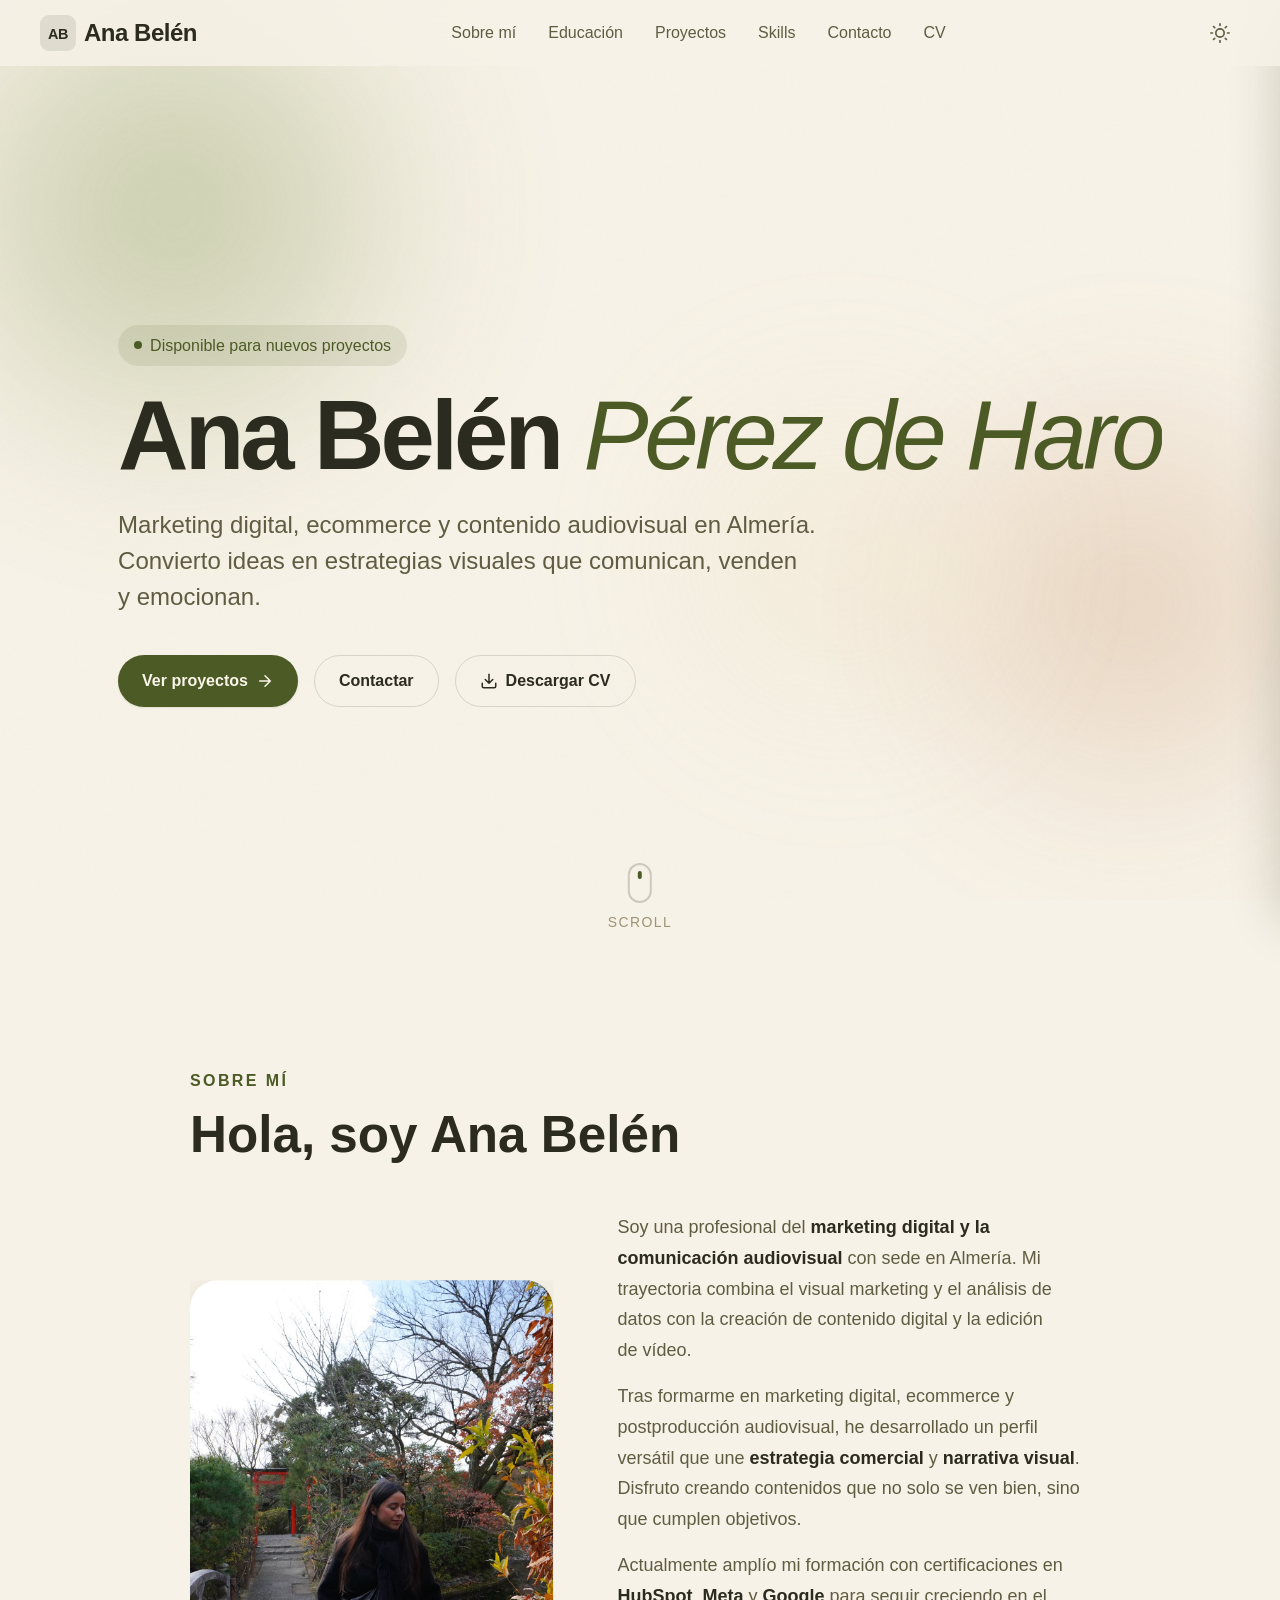
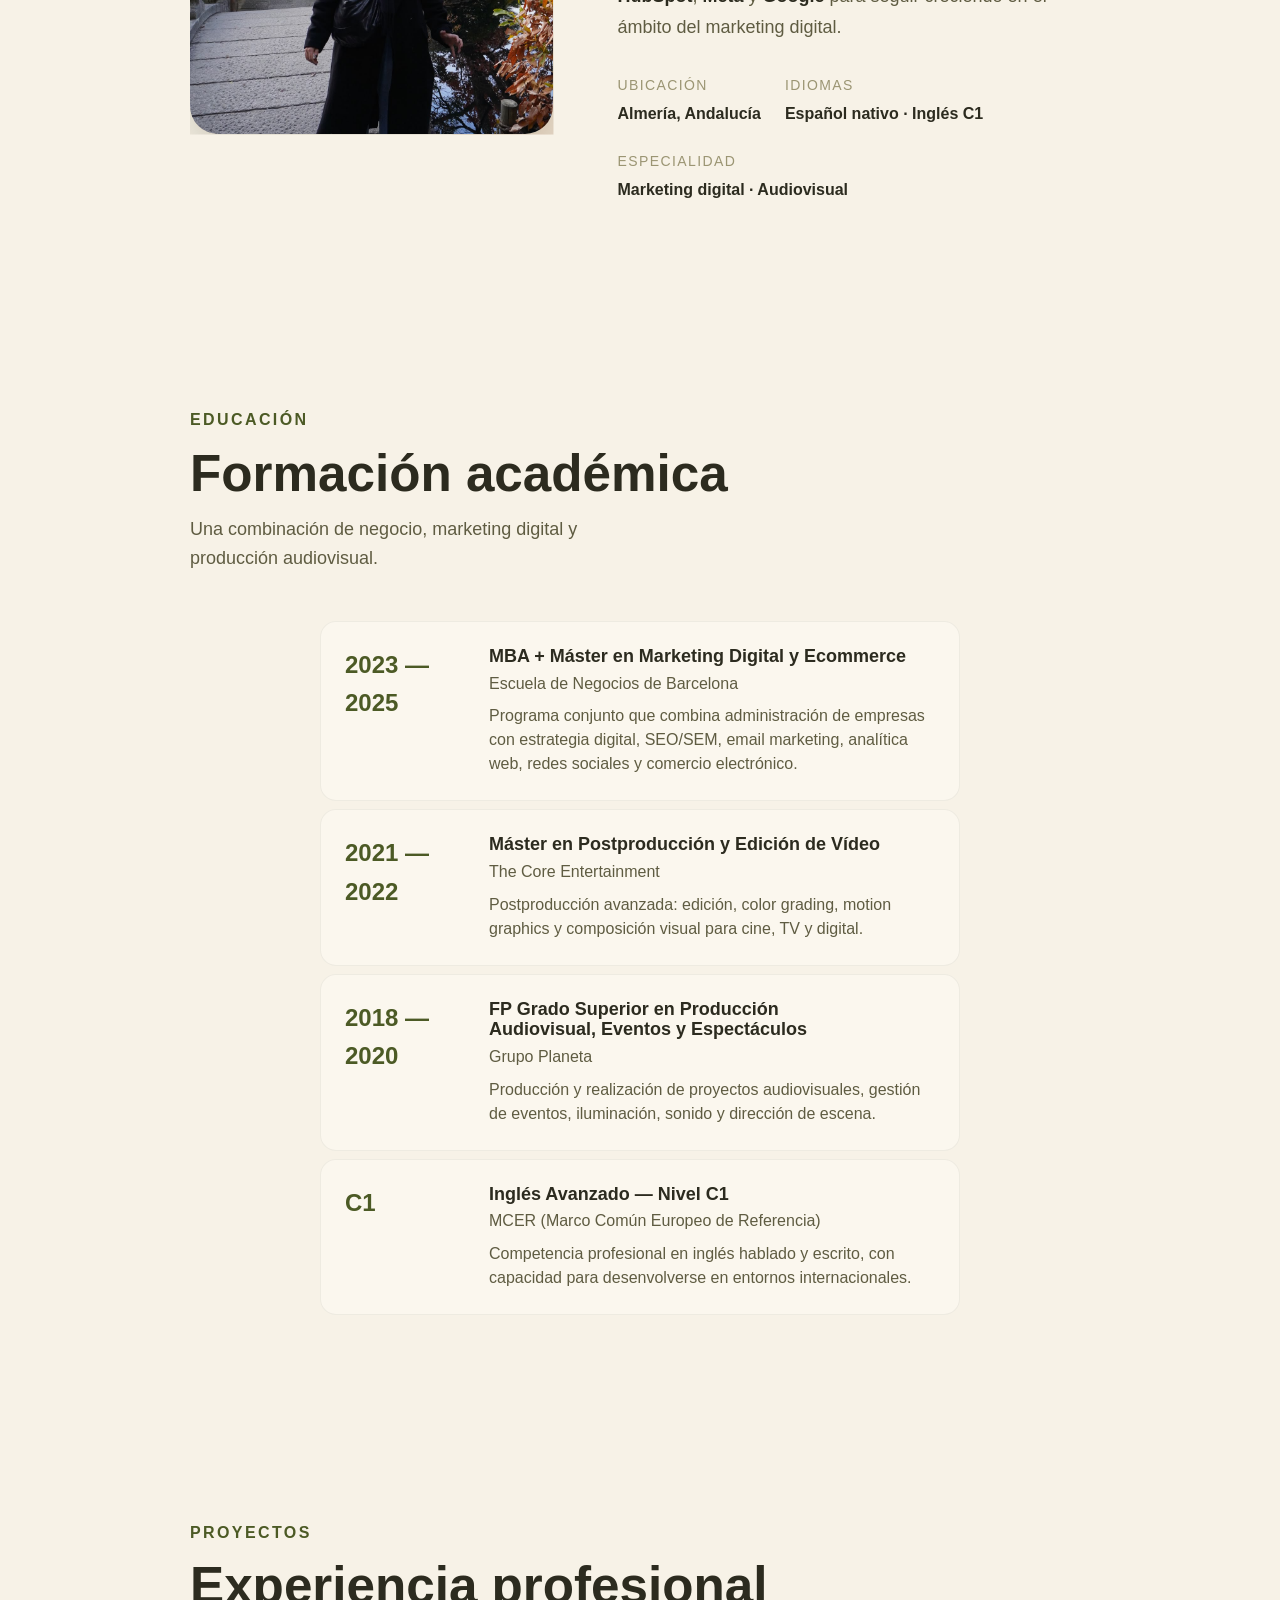
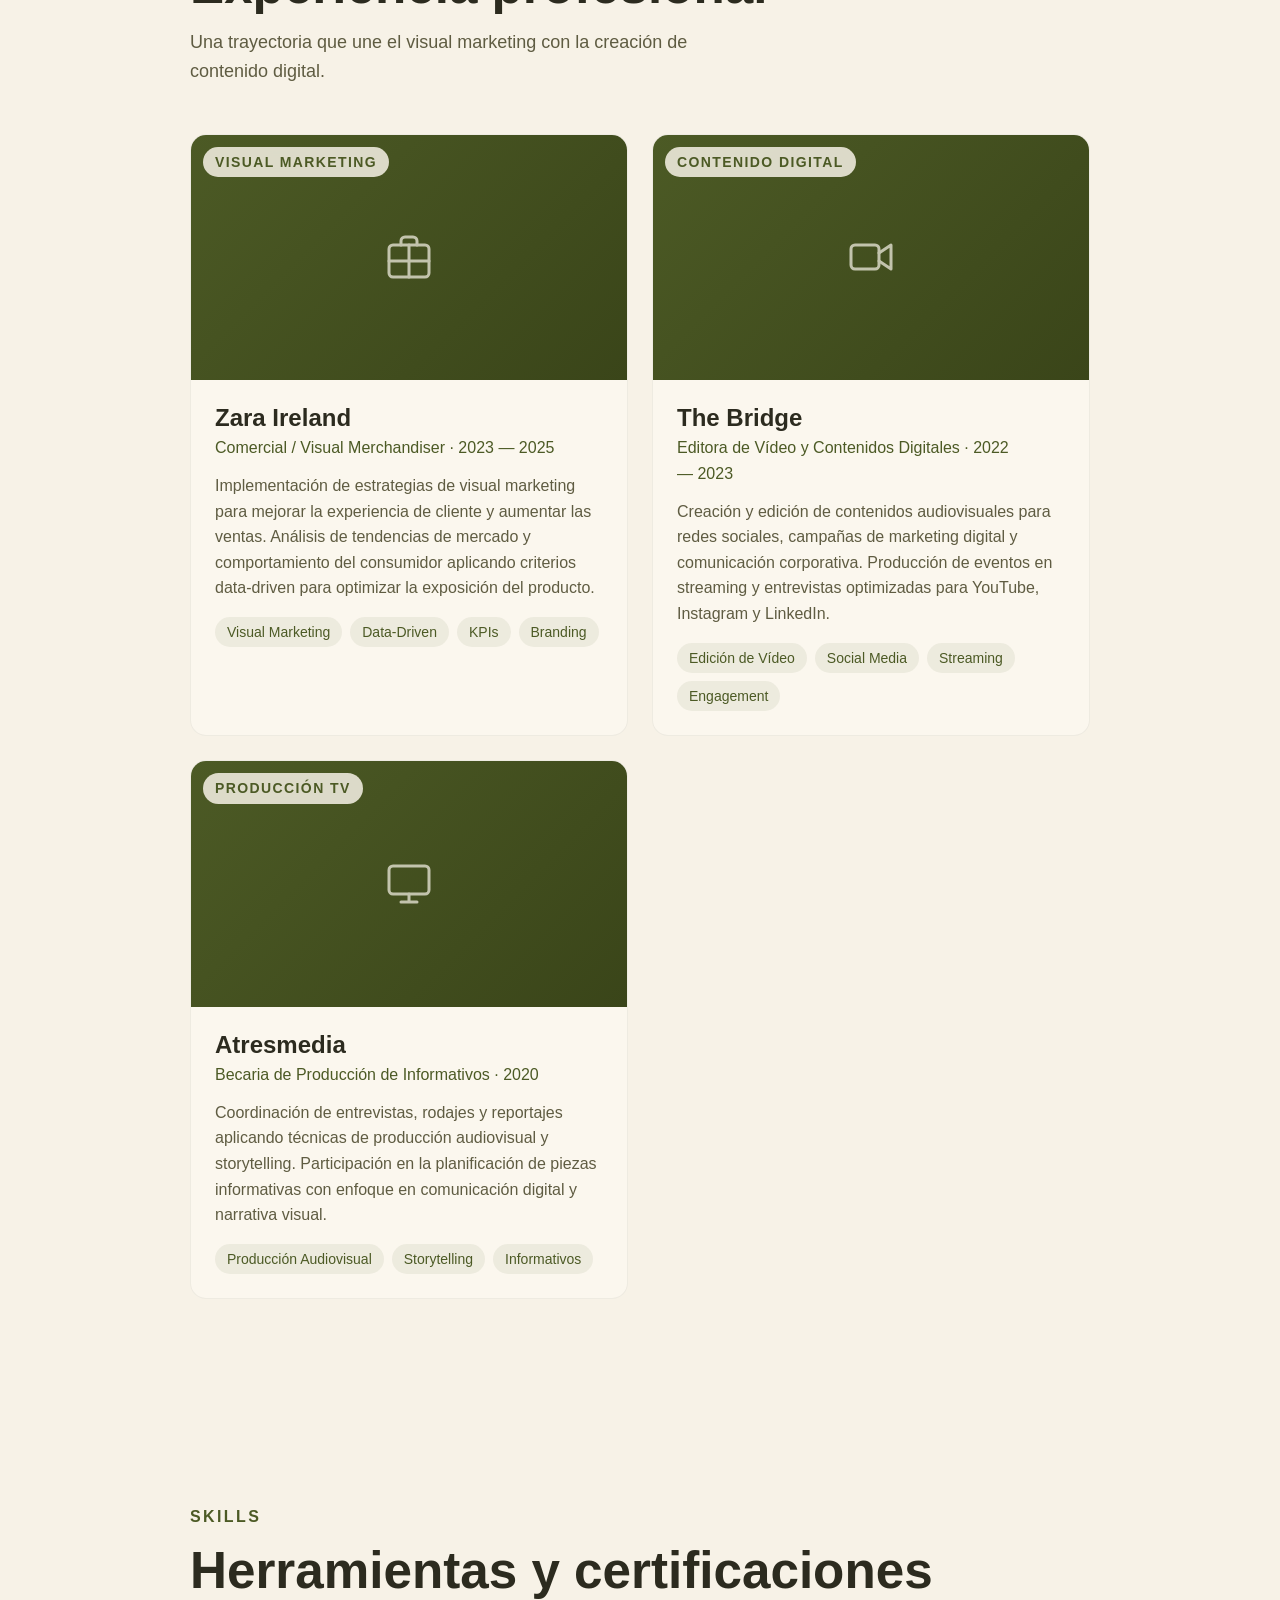
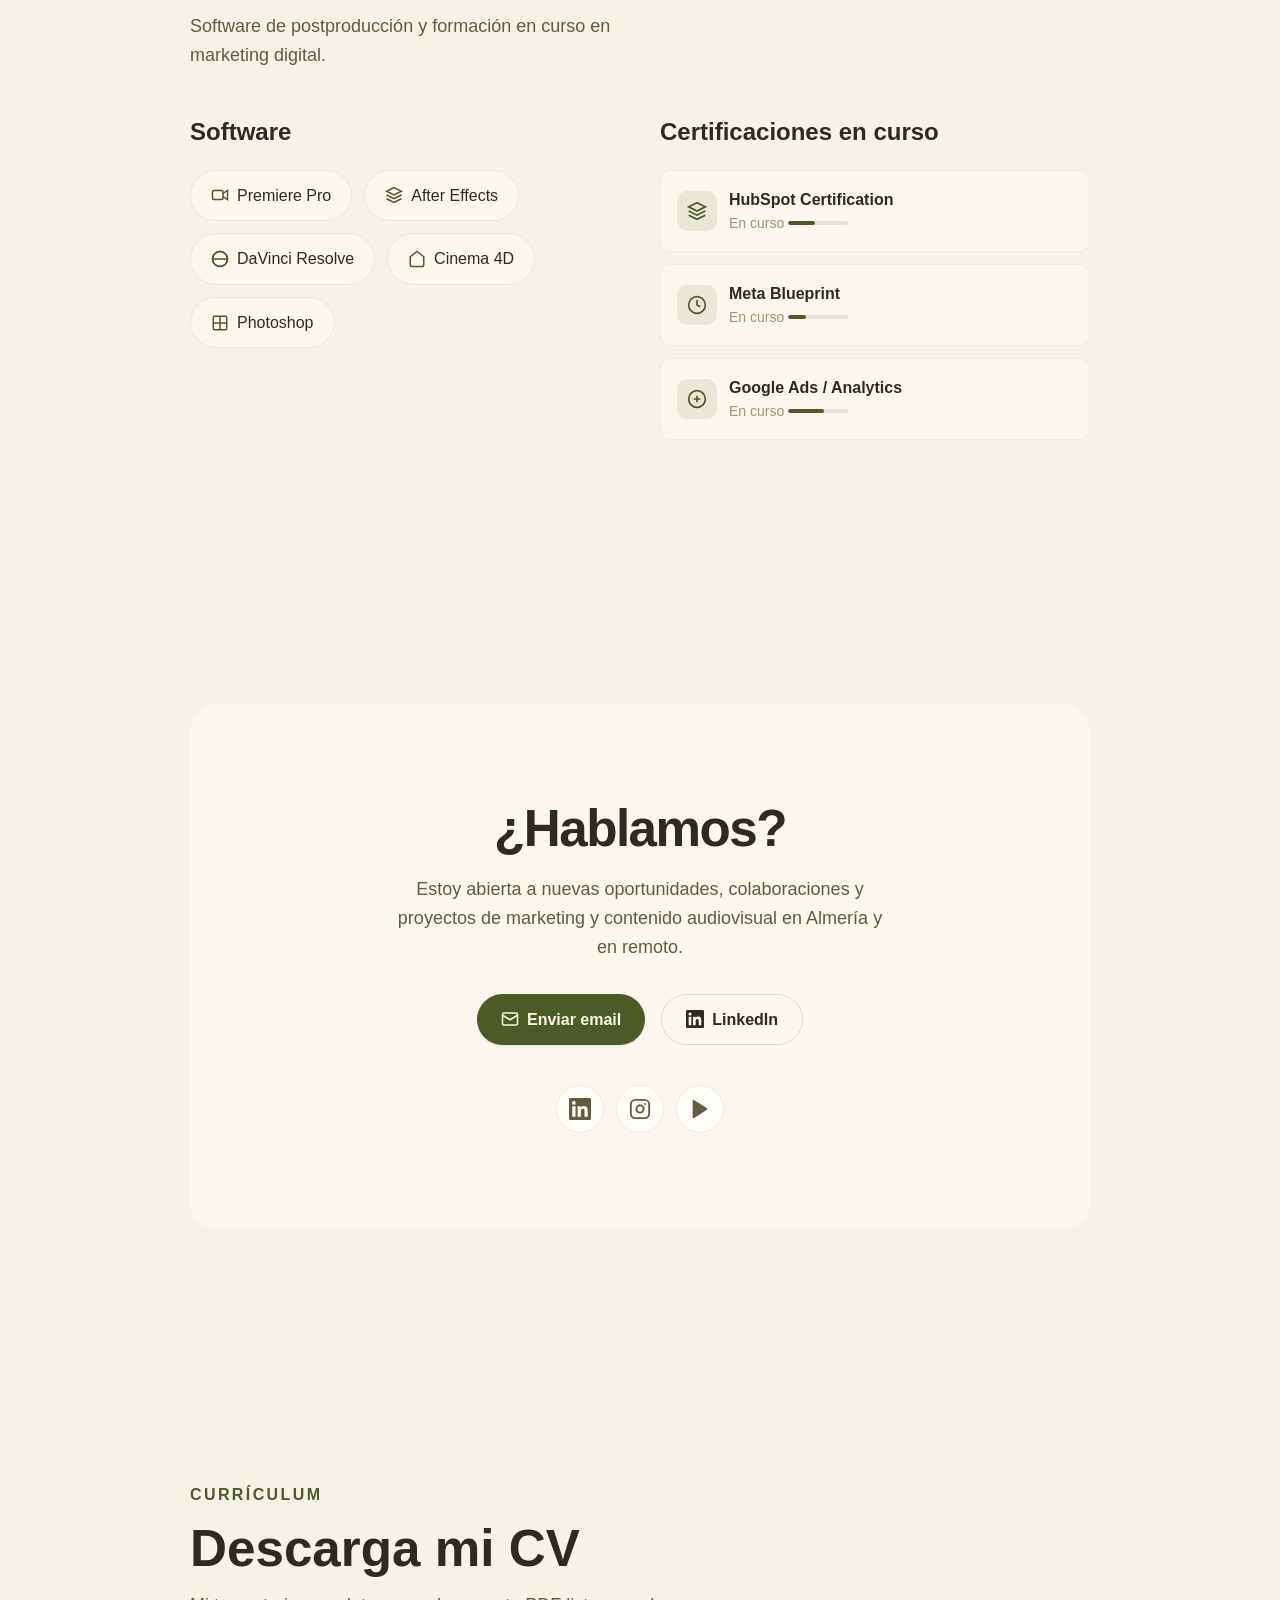
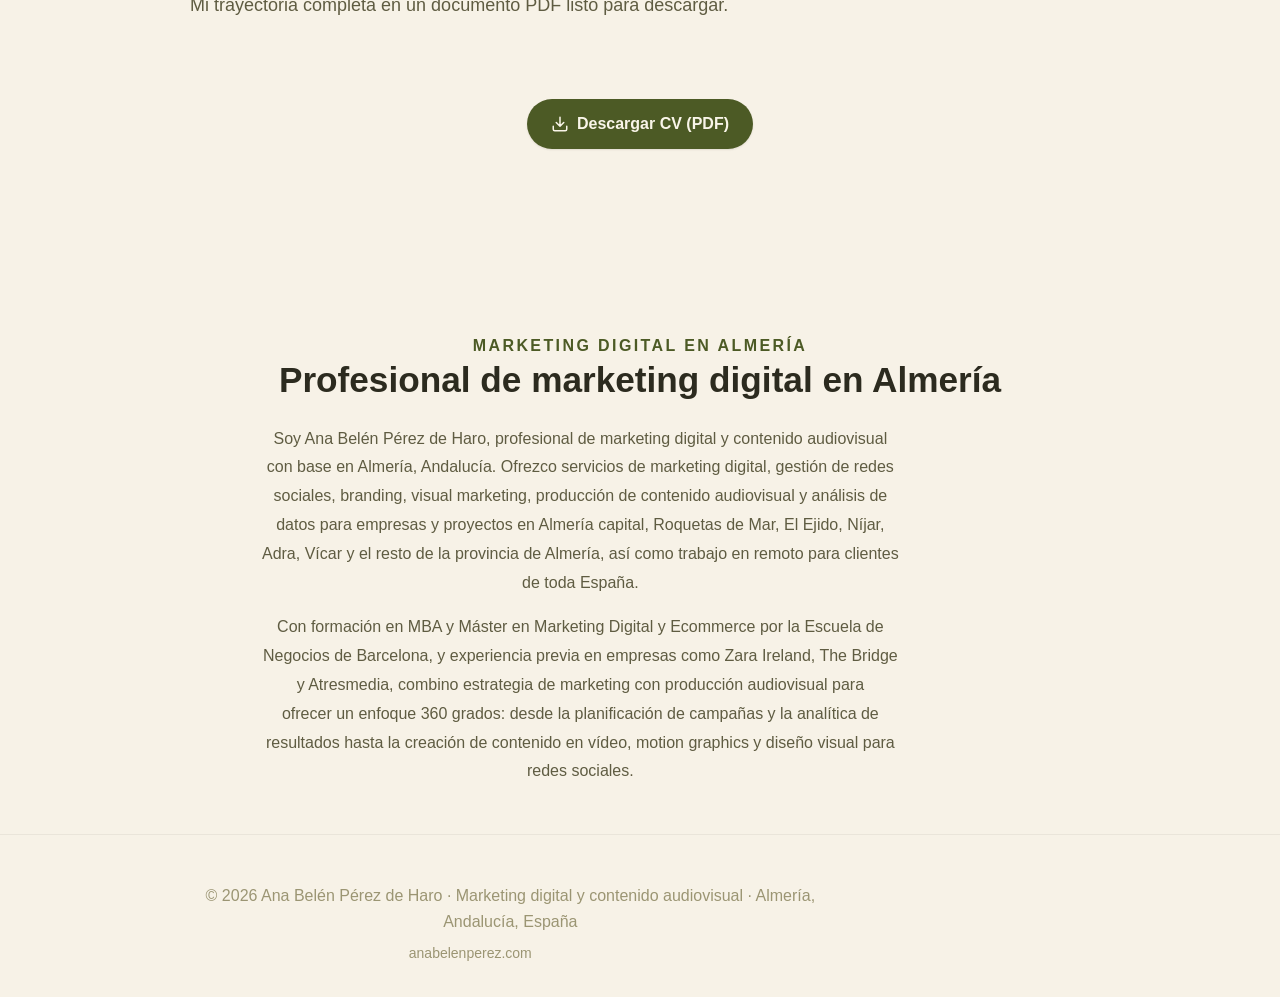
<file: index.html>
<!DOCTYPE html>
<html lang="es">
<head>
  <meta charset="UTF-8" />
  <meta name="viewport" content="width=device-width, initial-scale=1.0" />

  <!-- ===== SEO PRINCIPAL ===== -->
  <title>Ana Belén Pérez de Haro | Marketing Digital en Almería — Portfolio</title>
  <meta name="description" content="Ana Belén Pérez de Haro, profesional de marketing digital y contenido audiovisual en Almería. MBA + Máster en Marketing Digital y Ecommerce. Experiencia en visual marketing, redes sociales, branding y producción audiovisual. Disponible para proyectos en Almería y remoto." />
  <meta name="keywords" content="marketing Almería, marketing digital Almería, profesional marketing Almería, consulta marketing Almería, Ana Belén Pérez de Haro, marketing digital, ecommerce Almería, contenido audiovisual Almería, visual marketing, edición de vídeo Almería, branding Almería, social media Almería" />
  <meta name="author" content="Ana Belén Pérez de Haro" />
  <meta name="robots" content="index, follow, max-image-preview:large, max-snippet:-1" />
  <meta name="language" content="Spanish" />
  <link rel="canonical" href="https://anabelenperez.com/" />

  <!-- ===== Open Graph ===== -->
  <meta property="og:type" content="profile" />
  <meta property="og:title" content="Ana Belén Pérez de Haro | Marketing Digital en Almería" />
  <meta property="og:description" content="Profesional de marketing digital y contenido audiovisual en Almería. MBA + Máster en Marketing Digital y Ecommerce. Disponible para proyectos." />
  <meta property="og:locale" content="es_ES" />
  <meta property="og:url" content="https://anabelenperez.com/" />
  <meta property="og:image" content="https://anabelenperez.com/assets/profile.jpg" />
  <meta property="profile:first_name" content="Ana Belén" />
  <meta property="profile:last_name" content="Pérez de Haro" />

  <!-- ===== Twitter ===== -->
  <meta name="twitter:card" content="summary_large_image" />
  <meta name="twitter:title" content="Ana Belén Pérez de Haro | Marketing Digital en Almería" />
  <meta name="twitter:description" content="Profesional de marketing digital y contenido audiovisual en Almería. Disponible para proyectos." />
  <meta name="twitter:image" content="https://anabelenperez.com/assets/profile.jpg" />

  <!-- Favicon -->
  <link rel="icon" type="image/svg+xml" href="data:image/svg+xml,%3Csvg xmlns='http://www.w3.org/2000/svg' viewBox='0 0 32 32'%3E%3Crect width='32' height='32' rx='8' fill='%234c5a25'/%3E%3Ctext x='16' y='22' font-family='sans-serif' font-size='14' font-weight='700' fill='%23f7f2e7' text-anchor='middle'%3EAB%3C/text%3E%3C/svg%3E" />

  <!-- Fonts -->
  <link rel="preconnect" href="https://api.fontshare.com" />
  <link href="https://api.fontshare.com/v2/css?f[]=clash-display@400,500,600,700&f[]=satoshi@400,500,700&display=swap" rel="stylesheet" />

  <!-- Stylesheets -->
  <link rel="stylesheet" href="./base.css" />
  <link rel="stylesheet" href="./style.css" />

  <!-- JSON-LD Structured Data -->
  <script type="application/ld+json">
  {
    "@context": "https://schema.org",
    "@type": "Person",
    "name": "Ana Belén Pérez de Haro",
    "alternateName": "Ana Belén Pérez",
    "jobTitle": "Especialista en Marketing Digital y Contenido Audiovisual",
    "description": "Profesional de marketing digital, ecommerce, social media y edición de vídeo basada en Almería, España. MBA + Máster en Marketing Digital y Ecommerce.",
    "email": "mailto:anabelenperezh@gmail.com",
    "image": "https://anabelenperez.com/assets/profile.jpg",
    "url": "https://anabelenperez.com/",
    "sameAs": [
      "https://www.linkedin.com/in/anabelenperezdeharo/",
      "https://www.instagram.com/anabelenperezh",
      "https://youtu.be/Piquv6PM_PA"
    ],
    "address": {
      "@type": "PostalAddress",
      "addressLocality": "Almería",
      "addressRegion": "Andalucía",
      "addressCountry": "ES",
      "postalCode": "04000"
    },
    "knowsAbout": ["Marketing digital", "Ecommerce", "Social media", "Edición de vídeo", "Visual marketing", "Producción audiovisual", "Branding", "Análisis de mercado", "Meta Ads", "Google Ads", "Google Analytics", "HubSpot"],
    "knowsLanguage": ["Español (nativo)", "Inglés (C1)"],
    "alumniOf": [
      { "@type": "EducationalOrganization", "name": "Escuela de Negocios de Barcelona" },
      { "@type": "EducationalOrganization", "name": "The Core Entertainment" },
      { "@type": "EducationalOrganization", "name": "Grupo Planeta" }
    ],
    "worksFor": [
      { "@type": "Organization", "name": "Zara Ireland" },
      { "@type": "Organization", "name": "The Bridge" },
      { "@type": "Organization", "name": "Atresmedia" }
    ]
  }
  </script>
  <!-- JSON-LD: Website -->
  <script type="application/ld+json">
  {
    "@context": "https://schema.org",
    "@type": "WebSite",
    "name": "Portfolio — Ana Belén Pérez de Haro",
    "url": "https://anabelenperez.com/",
    "description": "Portfolio profesional de marketing digital y contenido audiovisual en Almería.",
    "inLanguage": "es-ES"
  }
  </script>
</head>
<body>

  <!-- Skip link -->
  <a href="#main" class="skip-link">Saltar al contenido</a>

  <!-- Animated background -->
  <div class="bg-decor" aria-hidden="true">
    <div class="blob blob-1" data-parallax="0.3"></div>
    <div class="blob blob-2" data-parallax="0.5"></div>
    <div class="blob blob-3" data-parallax="0.2"></div>
  </div>

  <!-- ============ HEADER ============ -->
  <header class="header" id="header">
    <div class="header-inner">
      <a href="#hero" class="logo" aria-label="Ana Belén Pérez de Haro — Inicio">
        <svg viewBox="0 0 40 40" fill="none" xmlns="http://www.w3.org/2000/svg" aria-hidden="true">
          <rect width="40" height="40" rx="10" fill="currentColor" opacity="0.1"/>
          <text x="20" y="27" font-family="'Clash Display', sans-serif" font-size="16" font-weight="700" fill="currentColor" text-anchor="middle" letter-spacing="-0.5">AB</text>
        </svg>
        <span class="logo-text">Ana Belén</span>
      </a>

      <nav class="nav-desktop" aria-label="Navegación principal">
        <a href="#about" data-nav>Sobre mí</a>
        <a href="#education" data-nav>Educación</a>
        <a href="#projects" data-nav>Proyectos</a>
        <a href="#skills" data-nav>Skills</a>
        <a href="#contact" data-nav>Contacto</a>
        <a href="#cv" data-nav>CV</a>
      </nav>

      <div class="header-actions">
        <button class="theme-toggle" data-theme-toggle aria-label="Cambiar modo claro/oscuro">
          <svg width="20" height="20" viewBox="0 0 24 24" fill="none" stroke="currentColor" stroke-width="2" stroke-linecap="round" stroke-linejoin="round">
            <circle cx="12" cy="12" r="5"/>
            <path d="M12 1v2M12 21v2M4.22 4.22l1.42 1.42M18.36 18.36l1.42 1.42M1 12h2M21 12h2M4.22 19.78l1.42-1.42M18.36 5.64l1.42-1.42"/>
          </svg>
        </button>
        <button class="menu-toggle" aria-label="Abrir menú" data-menu-toggle>
          <svg width="24" height="24" viewBox="0 0 24 24" fill="none" stroke="currentColor" stroke-width="2" stroke-linecap="round">
            <line x1="3" y1="6" x2="21" y2="6"/>
            <line x1="3" y1="12" x2="21" y2="12"/>
            <line x1="3" y1="18" x2="21" y2="18"/>
          </svg>
        </button>
      </div>
    </div>
  </header>

  <!-- Mobile nav -->
  <div class="nav-overlay" data-nav-overlay></div>
  <nav class="nav-mobile" aria-label="Navegación móvil" data-nav-mobile>
    <a href="#about" data-nav-mobile-link>Sobre mí</a>
    <a href="#education" data-nav-mobile-link>Educación</a>
    <a href="#projects" data-nav-mobile-link>Proyectos</a>
    <a href="#skills" data-nav-mobile-link>Skills</a>
    <a href="#contact" data-nav-mobile-link>Contacto</a>
    <a href="#cv" data-nav-mobile-link>CV</a>
  </nav>

  <!-- ============ MAIN ============ -->
  <main id="main">

    <!-- ===== HERO ===== -->
    <section class="hero" id="hero">
      <div class="hero-content">
        <div class="hero-tag reveal-fade">
          <span class="dot"></span>
          Disponible para nuevos proyectos
        </div>
        <h1 class="reveal">
          Ana Belén <span class="accent">Pérez de Haro</span>
        </h1>
        <p class="hero-subtitle reveal-fade">
          Marketing digital, ecommerce y contenido audiovisual en Almería. Convierto ideas en estrategias visuales que comunican, venden y emocionan.
        </p>
        <div class="hero-actions reveal-fade">
          <a href="#projects" class="btn btn-primary">
            Ver proyectos
            <svg viewBox="0 0 24 24" fill="none" stroke="currentColor" stroke-width="2" stroke-linecap="round"><path d="M5 12h14M12 5l7 7-7 7"/></svg>
          </a>
          <a href="#contact" class="btn btn-ghost">
            Contactar
          </a>
          <a href="./assets/cv-ana-belen-perez.pdf" class="btn btn-ghost" download>
            <svg viewBox="0 0 24 24" fill="none" stroke="currentColor" stroke-width="2" stroke-linecap="round" stroke-linejoin="round">
              <path d="M21 15v4a2 2 0 0 1-2 2H5a2 2 0 0 1-2-2v-4M7 10l5 5 5-5M12 15V3"/>
            </svg>
            Descargar CV
          </a>
        </div>
      </div>
      <div class="scroll-hint" aria-hidden="true">
        <div class="mouse"></div>
        Scroll
      </div>
    </section>

    <!-- ===== ABOUT ===== -->
    <section class="section" id="about">
      <div class="container">
        <div class="section-header reveal">
          <span class="section-label">Sobre mí</span>
          <h2 class="section-title">Hola, soy Ana Belén</h2>
        </div>
        <div class="about-grid">
          <div class="about-photo reveal-left">
            <div class="photo-deco"></div>
            <div class="photo-frame">
              <img src="./assets/profile.jpg" alt="Ana Belén Pérez de Haro" loading="lazy" />
            </div>
          </div>
          <div class="about-text reveal-right">
            <p>
              Soy una profesional del <strong>marketing digital y la comunicación audiovisual</strong> con sede en Almería. Mi trayectoria combina el visual marketing y el análisis de datos con la creación de contenido digital y la edición de vídeo.
            </p>
            <p>
              Tras formarme en marketing digital, ecommerce y postproducción audiovisual, he desarrollado un perfil versátil que une <strong>estrategia comercial</strong> y <strong>narrativa visual</strong>. Disfruto creando contenidos que no solo se ven bien, sino que cumplen objetivos.
            </p>
            <p>
              Actualmente amplío mi formación con certificaciones en <strong>HubSpot</strong>, <strong>Meta</strong> y <strong>Google</strong> para seguir creciendo en el ámbito del marketing digital.
            </p>
            <div class="about-info">
              <div class="about-info-item">
                <span class="label">Ubicación</span>
                <span class="value">Almería, Andalucía</span>
              </div>
              <div class="about-info-item">
                <span class="label">Idiomas</span>
                <span class="value">Español nativo · Inglés C1</span>
              </div>
              <div class="about-info-item">
                <span class="label">Especialidad</span>
                <span class="value">Marketing digital · Audiovisual</span>
              </div>
            </div>
          </div>
        </div>
      </div>
    </section>

    <!-- ===== EDUCATION ===== -->
    <section class="section" id="education">
      <div class="container">
        <div class="section-header reveal">
          <span class="section-label">Educación</span>
          <h2 class="section-title">Formación académica</h2>
          <p class="section-subtitle">Una combinación de negocio, marketing digital y producción audiovisual.</p>
        </div>
        <div class="education-timeline stagger">
          <div class="edu-item reveal-scale">
            <div class="edu-year">2023 — 2025</div>
            <div>
              <h3 class="edu-title">MBA + Máster en Marketing Digital y Ecommerce</h3>
              <p class="edu-institution">Escuela de Negocios de Barcelona</p>
              <p class="edu-desc">Programa conjunto que combina administración de empresas con estrategia digital, SEO/SEM, email marketing, analítica web, redes sociales y comercio electrónico.</p>
            </div>
          </div>
          <div class="edu-item reveal-scale">
            <div class="edu-year">2021 — 2022</div>
            <div>
              <h3 class="edu-title">Máster en Postproducción y Edición de Vídeo</h3>
              <p class="edu-institution">The Core Entertainment</p>
              <p class="edu-desc">Postproducción avanzada: edición, color grading, motion graphics y composición visual para cine, TV y digital.</p>
            </div>
          </div>
          <div class="edu-item reveal-scale">
            <div class="edu-year">2018 — 2020</div>
            <div>
              <h3 class="edu-title">FP Grado Superior en Producción Audiovisual, Eventos y Espectáculos</h3>
              <p class="edu-institution">Grupo Planeta</p>
              <p class="edu-desc">Producción y realización de proyectos audiovisuales, gestión de eventos, iluminación, sonido y dirección de escena.</p>
            </div>
          </div>
          <div class="edu-item reveal-scale">
            <div class="edu-year">C1</div>
            <div>
              <h3 class="edu-title">Inglés Avanzado — Nivel C1</h3>
              <p class="edu-institution">MCER (Marco Común Europeo de Referencia)</p>
              <p class="edu-desc">Competencia profesional en inglés hablado y escrito, con capacidad para desenvolverse en entornos internacionales.</p>
            </div>
          </div>
        </div>
      </div>
    </section>

    <!-- ===== PROJECTS / WORK ===== -->
    <section class="section" id="projects">
      <div class="container">
        <div class="section-header reveal">
          <span class="section-label">Proyectos</span>
          <h2 class="section-title">Experiencia profesional</h2>
          <p class="section-subtitle">Una trayectoria que une el visual marketing con la creación de contenido digital.</p>
        </div>

        <div class="projects-grid stagger">
          <!-- Zara Ireland -->
          <article class="project-card reveal-scale">
            <div class="project-media">
              <div class="media-placeholder">
                <svg viewBox="0 0 24 24" fill="none" stroke="currentColor" stroke-width="1.5" stroke-linecap="round" stroke-linejoin="round">
                  <path d="M16 6V4a2 2 0 0 0-2-2h-4a2 2 0 0 0-2 2v2"/>
                  <rect x="2" y="6" width="20" height="16" rx="2"/>
                  <path d="M2 14h20M12 6v16"/>
                </svg>
              </div>
              <span class="badge">Visual Marketing</span>
            </div>
            <div class="project-body">
              <h3 class="project-title">Zara Ireland</h3>
              <p class="project-role">Comercial / Visual Merchandiser · 2023 — 2025</p>
              <p class="project-desc">Implementación de estrategias de visual marketing para mejorar la experiencia de cliente y aumentar las ventas. Análisis de tendencias de mercado y comportamiento del consumidor aplicando criterios data-driven para optimizar la exposición del producto.</p>
              <div class="project-tags">
                <span class="project-tag">Visual Marketing</span>
                <span class="project-tag">Data-Driven</span>
                <span class="project-tag">KPIs</span>
                <span class="project-tag">Branding</span>
              </div>
            </div>
          </article>

          <!-- The Bridge -->
          <article class="project-card reveal-scale">
            <div class="project-media">
              <div class="media-placeholder">
                <svg viewBox="0 0 24 24" fill="none" stroke="currentColor" stroke-width="1.5" stroke-linecap="round" stroke-linejoin="round">
                  <rect x="2" y="6" width="14" height="12" rx="2"/>
                  <path d="M16 10l6-4v12l-6-4"/>
                </svg>
              </div>
              <span class="badge">Contenido Digital</span>
            </div>
            <div class="project-body">
              <h3 class="project-title">The Bridge</h3>
              <p class="project-role">Editora de Vídeo y Contenidos Digitales · 2022 — 2023</p>
              <p class="project-desc">Creación y edición de contenidos audiovisuales para redes sociales, campañas de marketing digital y comunicación corporativa. Producción de eventos en streaming y entrevistas optimizadas para YouTube, Instagram y LinkedIn.</p>
              <div class="project-tags">
                <span class="project-tag">Edición de Vídeo</span>
                <span class="project-tag">Social Media</span>
                <span class="project-tag">Streaming</span>
                <span class="project-tag">Engagement</span>
              </div>
            </div>
          </article>

          <!-- Atresmedia -->
          <article class="project-card reveal-scale">
            <div class="project-media">
              <div class="media-placeholder">
                <svg viewBox="0 0 24 24" fill="none" stroke="currentColor" stroke-width="1.5" stroke-linecap="round" stroke-linejoin="round">
                  <rect x="2" y="3" width="20" height="14" rx="2"/>
                  <path d="M8 21h8M12 17v4"/>
                </svg>
              </div>
              <span class="badge">Producción TV</span>
            </div>
            <div class="project-body">
              <h3 class="project-title">Atresmedia</h3>
              <p class="project-role">Becaria de Producción de Informativos · 2020</p>
              <p class="project-desc">Coordinación de entrevistas, rodajes y reportajes aplicando técnicas de producción audiovisual y storytelling. Participación en la planificación de piezas informativas con enfoque en comunicación digital y narrativa visual.</p>
              <div class="project-tags">
                <span class="project-tag">Producción Audiovisual</span>
                <span class="project-tag">Storytelling</span>
                <span class="project-tag">Informativos</span>
              </div>
            </div>
          </article>
        </div>
      </div>
    </section>

    <!-- ===== SKILLS ===== -->
    <section class="section" id="skills">
      <div class="container">
        <div class="section-header reveal">
          <span class="section-label">Skills</span>
          <h2 class="section-title">Herramientas y certificaciones</h2>
          <p class="section-subtitle">Software de postproducción y formación en curso en marketing digital.</p>
        </div>

        <div class="skills-grid">
          <!-- Tools -->
          <div class="skills-group reveal-left">
            <h3>Software</h3>
            <div class="skill-tags stagger">
              <span class="skill-tag reveal-scale">
                <svg viewBox="0 0 24 24" fill="none" stroke="currentColor" stroke-width="2"><rect x="2" y="6" width="14" height="12" rx="2"/><path d="M16 10l6-4v12l-6-4"/></svg>
                Premiere Pro
              </span>
              <span class="skill-tag reveal-scale">
                <svg viewBox="0 0 24 24" fill="none" stroke="currentColor" stroke-width="2"><path d="M12 2L2 7l10 5 10-5-10-5zM2 17l10 5 10-5M2 12l10 5 10-5"/></svg>
                After Effects
              </span>
              <span class="skill-tag reveal-scale">
                <svg viewBox="0 0 24 24" fill="none" stroke="currentColor" stroke-width="2"><circle cx="12" cy="12" r="10"/><path d="M12 2a10 10 0 0 0 0 20M12 2a10 10 0 0 1 0 20M2 12h20"/></svg>
                DaVinci Resolve
              </span>
              <span class="skill-tag reveal-scale">
                <svg viewBox="0 0 24 24" fill="none" stroke="currentColor" stroke-width="2"><path d="M3 9l9-7 9 7v11a2 2 0 0 1-2 2H5a2 2 0 0 1-2-2z"/></svg>
                Cinema 4D
              </span>
              <span class="skill-tag reveal-scale">
                <svg viewBox="0 0 24 24" fill="none" stroke="currentColor" stroke-width="2"><rect x="3" y="3" width="18" height="18" rx="2"/><path d="M3 12h18M12 3v18"/></svg>
                Photoshop
              </span>
            </div>
          </div>

          <!-- Certifications -->
          <div class="skills-group reveal-right">
            <h3>Certificaciones en curso</h3>
            <div class="stagger">
              <div class="cert-item reveal-scale">
                <div class="cert-icon">
                  <svg viewBox="0 0 24 24" fill="none" stroke="currentColor" stroke-width="2"><path d="M12 2L2 7l10 5 10-5-10-5zM2 17l10 5 10-5M2 12l10 5 10-5"/></svg>
                </div>
                <div class="cert-info">
                  <div class="cert-name">HubSpot Certification</div>
                  <div class="cert-status">
                    En curso
                    <span class="progress"><span class="progress-fill" style="width: 45%"></span></span>
                  </div>
                </div>
              </div>
              <div class="cert-item reveal-scale">
                <div class="cert-icon">
                  <svg viewBox="0 0 24 24" fill="none" stroke="currentColor" stroke-width="2"><circle cx="12" cy="12" r="10"/><path d="M12 6v6l4 2"/></svg>
                </div>
                <div class="cert-info">
                  <div class="cert-name">Meta Blueprint</div>
                  <div class="cert-status">
                    En curso
                    <span class="progress"><span class="progress-fill" style="width: 30%"></span></span>
                  </div>
                </div>
              </div>
              <div class="cert-item reveal-scale">
                <div class="cert-icon">
                  <svg viewBox="0 0 24 24" fill="none" stroke="currentColor" stroke-width="2"><circle cx="12" cy="12" r="10"/><path d="M8 12h8M12 8v8"/></svg>
                </div>
                <div class="cert-info">
                  <div class="cert-name">Google Ads / Analytics</div>
                  <div class="cert-status">
                    En curso
                    <span class="progress"><span class="progress-fill" style="width: 60%"></span></span>
                  </div>
                </div>
              </div>
            </div>
          </div>
        </div>
      </div>
    </section>

    <!-- ===== CONTACT ===== -->
    <section class="section" id="contact">
      <div class="container">
        <div class="contact-section reveal-scale">
          <h2 class="section-title">¿Hablamos?</h2>
          <p>Estoy abierta a nuevas oportunidades, colaboraciones y proyectos de marketing y contenido audiovisual en Almería y en remoto.</p>
          <div class="contact-actions">
            <a href="mailto:anabelenperezh@gmail.com" class="btn btn-primary">
              <svg viewBox="0 0 24 24" fill="none" stroke="currentColor" stroke-width="2" stroke-linecap="round" stroke-linejoin="round">
                <rect x="2" y="4" width="20" height="16" rx="2"/>
                <path d="M2 7l10 6 10-6"/>
              </svg>
              Enviar email
            </a>
            <a href="https://www.linkedin.com/in/anabelenperezdeharo/" target="_blank" rel="noopener noreferrer" class="btn btn-ghost">
              <svg viewBox="0 0 24 24" fill="currentColor"><path d="M20.45 20.45h-3.55v-5.57c0-1.33-.02-3.04-1.85-3.04-1.85 0-2.13 1.45-2.13 2.94v5.67H9.36V9h3.41v1.56h.05c.47-.9 1.63-1.85 3.36-1.85 3.6 0 4.26 2.37 4.26 5.46v6.28zM5.34 7.43a2.06 2.06 0 1 1 0-4.12 2.06 2.06 0 0 1 0 4.12zM7.12 20.45H3.55V9h3.57v11.45zM22.22 0H1.77C.79 0 0 .77 0 1.72v20.56C0 23.23.79 24 1.77 24h20.45c.98 0 1.78-.77 1.78-1.72V1.72C24 .77 23.2 0 22.22 0z"/></svg>
              LinkedIn
            </a>
          </div>

          <div class="social-links">
            <a href="https://www.linkedin.com/in/anabelenperezdeharo/" class="social-link" target="_blank" rel="noopener noreferrer" aria-label="LinkedIn" title="LinkedIn — Ana Belén Pérez de Haro">
              <svg viewBox="0 0 24 24" fill="currentColor"><path d="M20.45 20.45h-3.55v-5.57c0-1.33-.02-3.04-1.85-3.04-1.85 0-2.13 1.45-2.13 2.94v5.67H9.36V9h3.41v1.56h.05c.47-.9 1.63-1.85 3.36-1.85 3.6 0 4.26 2.37 4.26 5.46v6.28zM5.34 7.43a2.06 2.06 0 1 1 0-4.12 2.06 2.06 0 0 1 0 4.12zM7.12 20.45H3.55V9h3.57v11.45zM22.22 0H1.77C.79 0 0 .77 0 1.72v20.56C0 23.23.79 24 1.77 24h20.45c.98 0 1.78-.77 1.78-1.72V1.72C24 .77 23.2 0 22.22 0z"/></svg>
            </a>
            <a href="https://www.instagram.com/anabelenperezh" class="social-link" target="_blank" rel="noopener noreferrer" aria-label="Instagram" title="Instagram — Ana Belén Pérez de Haro">
              <svg viewBox="0 0 24 24" fill="none" stroke="currentColor" stroke-width="2" stroke-linecap="round" stroke-linejoin="round">
                <rect x="2" y="2" width="20" height="20" rx="5"/>
                <path d="M16 11.37A4 4 0 1 1 12.63 8 4 4 0 0 1 16 11.37z"/>
                <line x1="17.5" y1="6.5" x2="17.51" y2="6.5"/>
              </svg>
            </a>
            <a href="https://youtu.be/Piquv6PM_PA" target="_blank" rel="noopener noreferrer" class="social-link" aria-label="Demo Reel" title="Ver demo reel en YouTube">
              <svg viewBox="0 0 24 24" fill="none" stroke="currentColor" stroke-width="2" stroke-linecap="round" stroke-linejoin="round">
                <polygon points="5 3 19 12 5 21 5 3" fill="currentColor"/>
              </svg>
            </a>
          </div>
        </div>
      </div>
    </section>

    <!-- ===== CV ===== -->
    <section class="section" id="cv">
      <div class="container">
        <div class="section-header reveal">
          <span class="section-label">Currículum</span>
          <h2 class="section-title">Descarga mi CV</h2>
          <p class="section-subtitle">Mi trayectoria completa en un documento PDF listo para descargar.</p>
        </div>
        <div class="cv-download reveal-scale">
          <a href="./assets/cv-ana-belen-perez.pdf" class="btn btn-primary" download>
            <svg viewBox="0 0 24 24" fill="none" stroke="currentColor" stroke-width="2" stroke-linecap="round" stroke-linejoin="round">
              <path d="M21 15v4a2 2 0 0 1-2 2H5a2 2 0 0 1-2-2v-4M7 10l5 5 5-5M12 15V3"/>
            </svg>
            Descargar CV (PDF)
          </a>
        </div>
      </div>
    </section>

    <!-- ===== SEO LOCAL CONTENT ===== -->
    <section class="section" id="marketing-almeria" style="padding-block: clamp(2rem, 5vw, 3rem);">
      <div class="container">
        <div class="reveal" style="max-width: 760px; margin-inline: auto; text-align: center;">
          <span class="section-label">Marketing digital en Almería</span>
          <h2 class="section-title" style="font-size: var(--text-xl); margin-block-end: var(--space-6);">Profesional de marketing digital en Almería</h2>
          <p style="color: var(--color-text-muted); font-size: var(--text-sm); line-height: 1.8;">
            Soy Ana Belén Pérez de Haro, profesional de marketing digital y contenido audiovisual con base en Almería, Andalucía. Ofrezco servicios de marketing digital, gestión de redes sociales, branding, visual marketing, producción de contenido audiovisual y análisis de datos para empresas y proyectos en Almería capital, Roquetas de Mar, El Ejido, Níjar, Adra, Vícar y el resto de la provincia de Almería, así como trabajo en remoto para clientes de toda España.
          </p>
          <p style="color: var(--color-text-muted); font-size: var(--text-sm); line-height: 1.8; margin-block-start: var(--space-4);">
            Con formación en MBA y Máster en Marketing Digital y Ecommerce por la Escuela de Negocios de Barcelona, y experiencia previa en empresas como Zara Ireland, The Bridge y Atresmedia, combino estrategia de marketing con producción audiovisual para ofrecer un enfoque 360 grados: desde la planificación de campañas y la analítica de resultados hasta la creación de contenido en vídeo, motion graphics y diseño visual para redes sociales.
          </p>
        </div>
      </div>
    </section>

  </main>

  <!-- ===== FOOTER ===== -->
  <footer class="footer">
    <div class="container">
      <p>© <span data-year>2026</span> Ana Belén Pérez de Haro · Marketing digital y contenido audiovisual · Almería, Andalucía, España</p>
      <p style="font-size: var(--text-xs); color: var(--color-text-faint); margin-block-start: var(--space-2);">
        <a href="https://anabelenperez.com/" style="color: inherit; text-decoration: none;">anabelenperez.com</a>
      </p>
    </div>
  </footer>

  <!-- ===== SCRIPT ===== -->
  <script src="./app.js" defer></script>
</body>
</html>
</file>
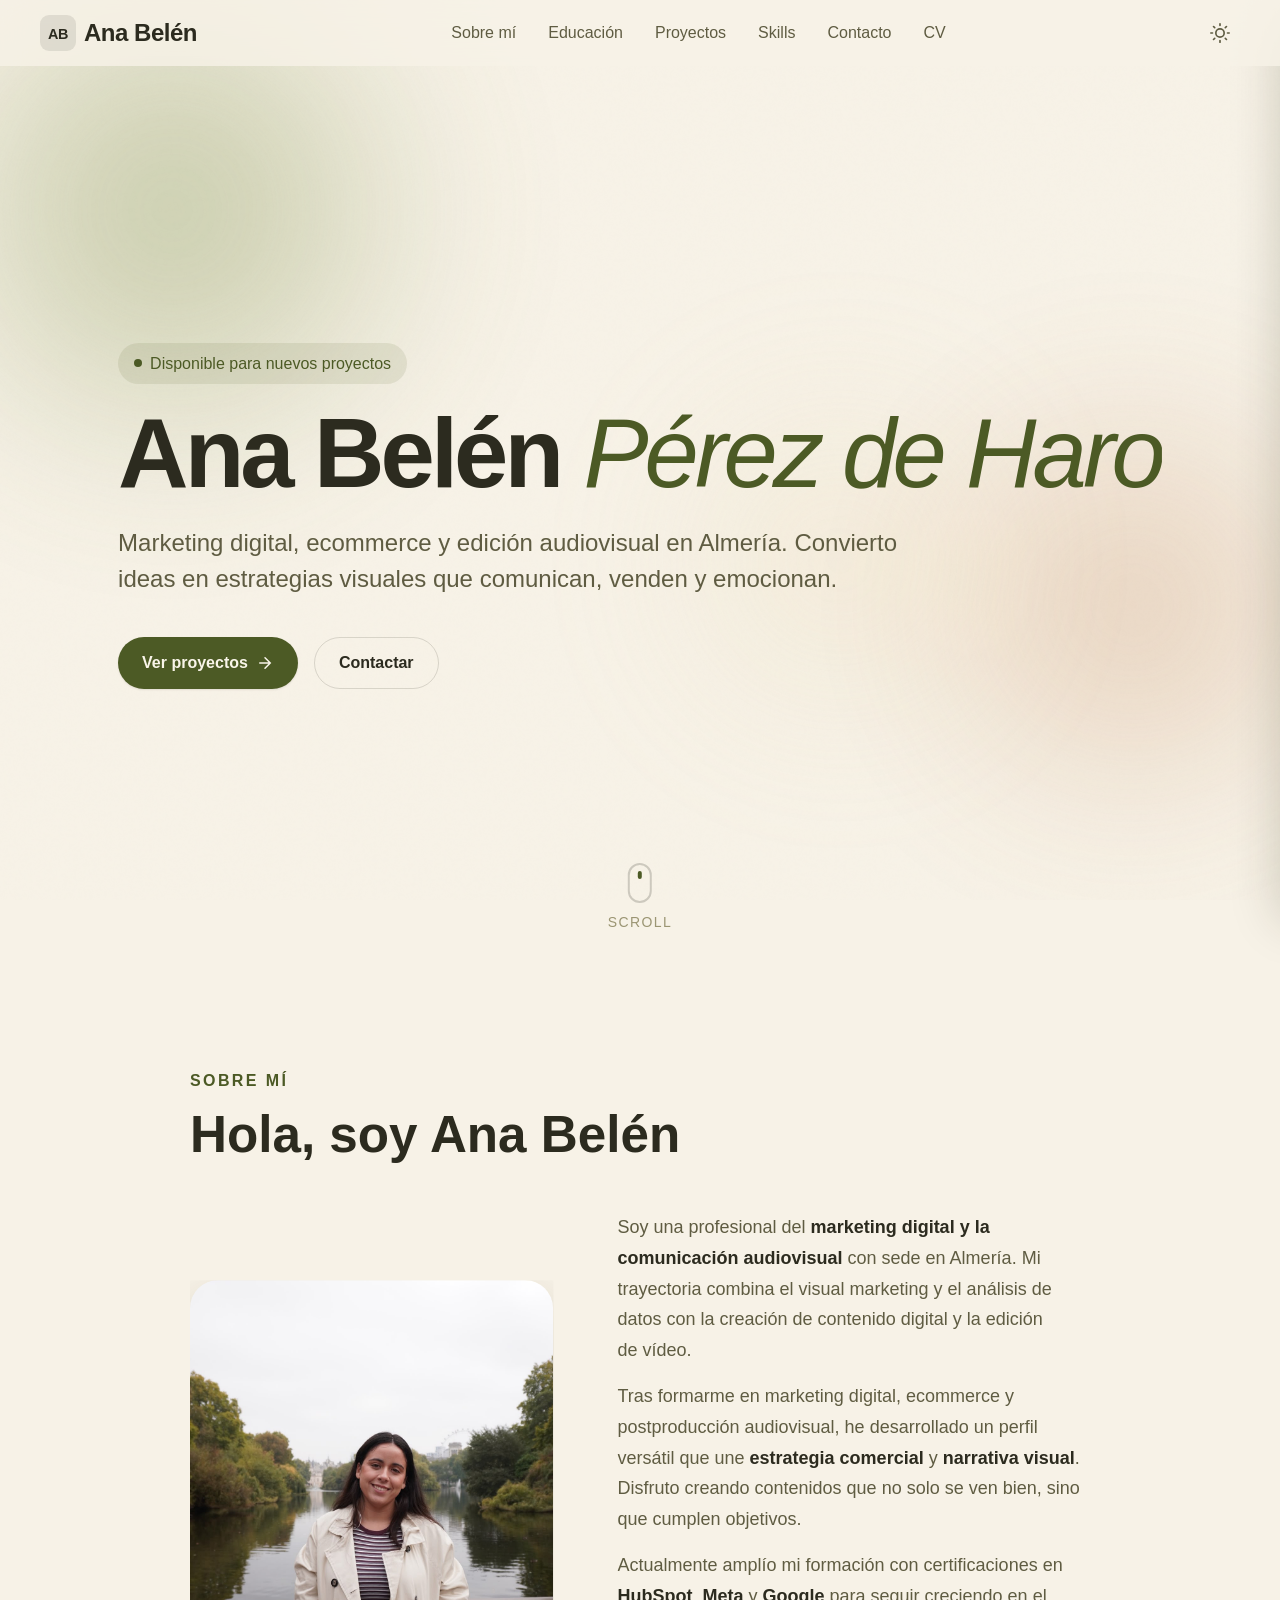
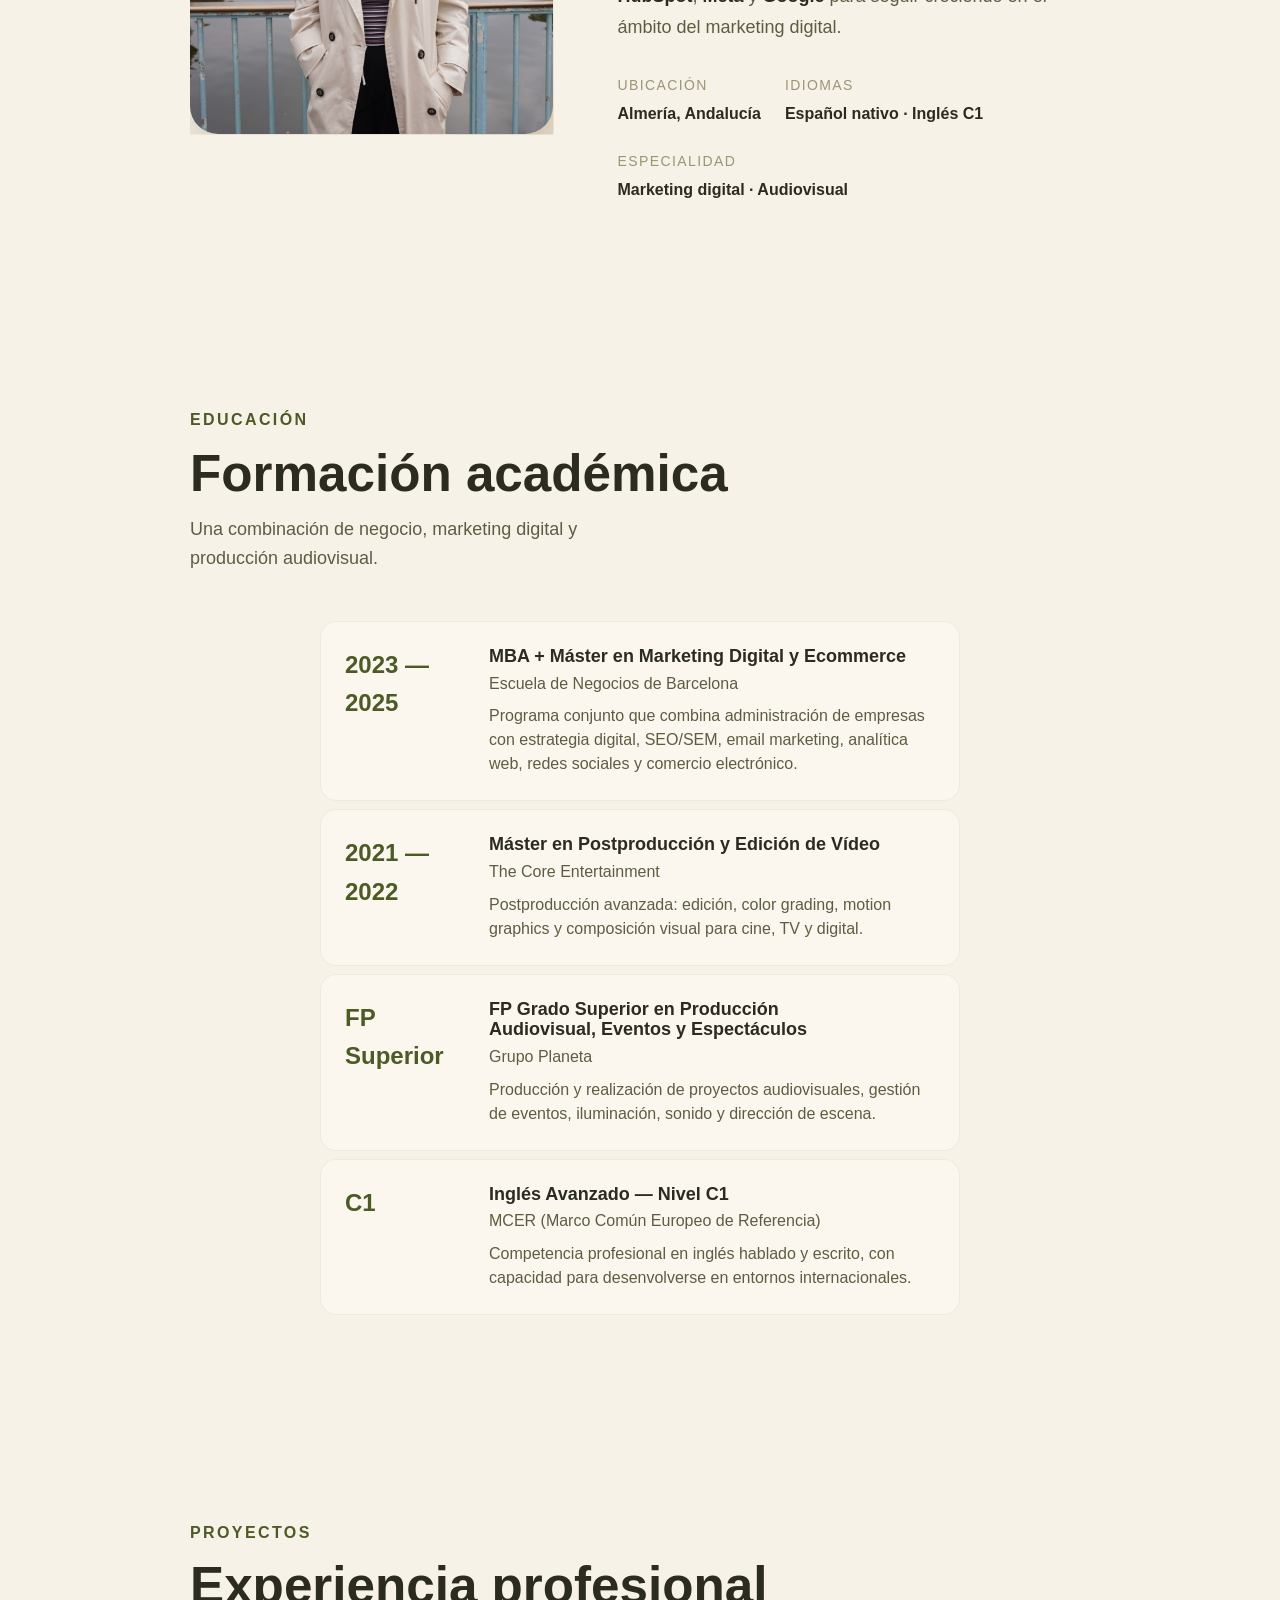
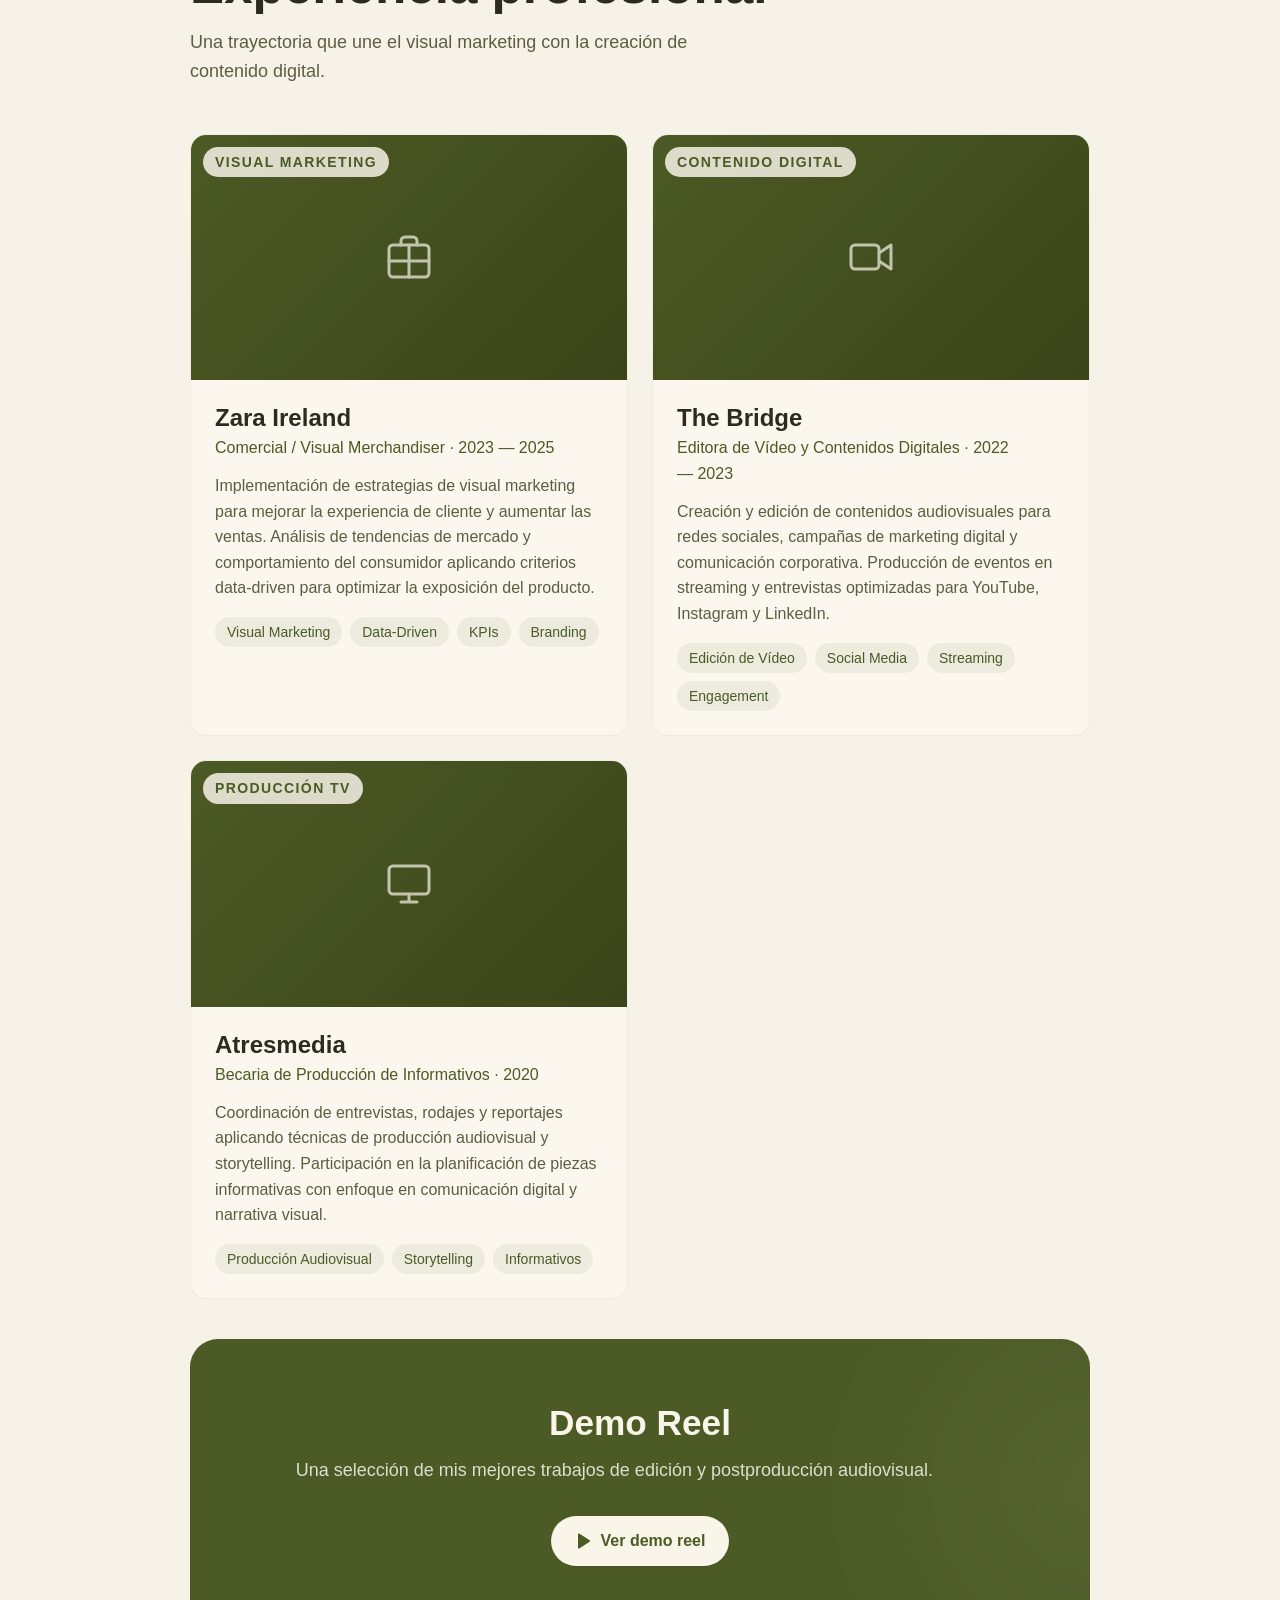
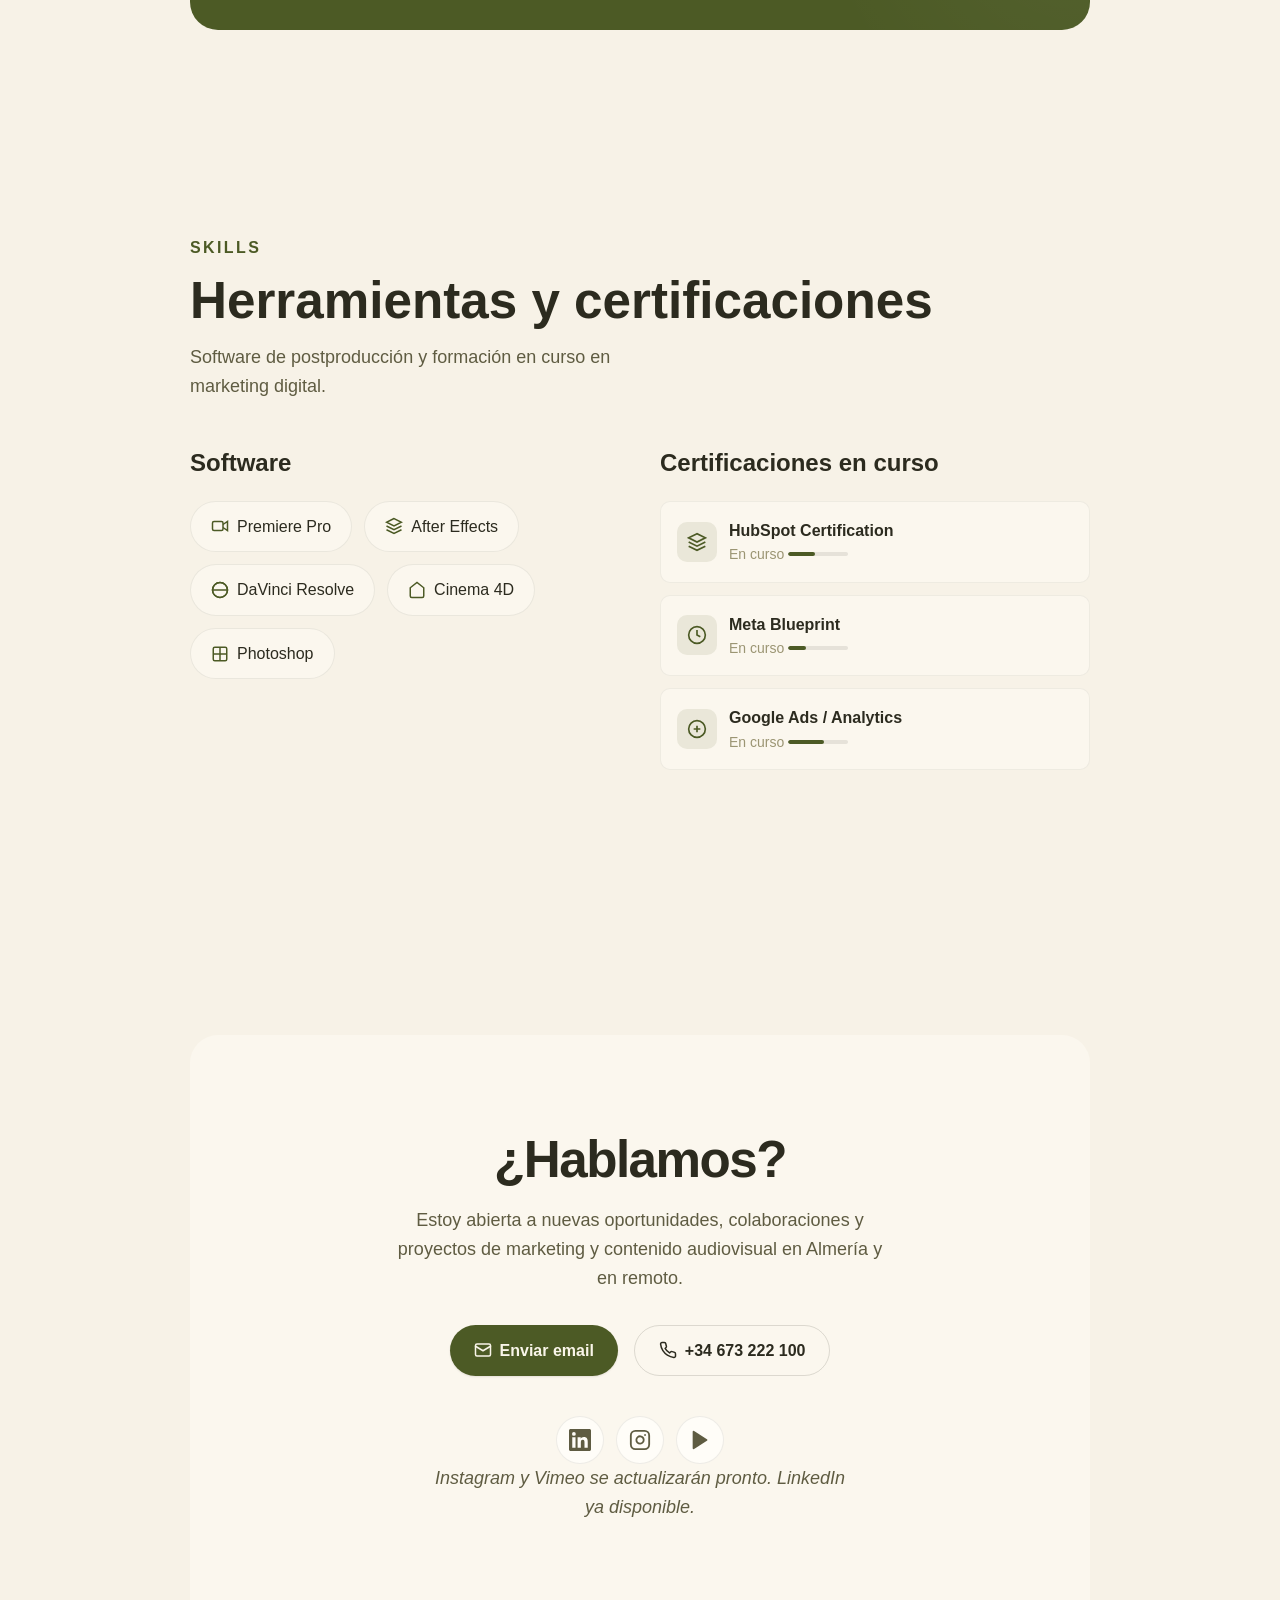
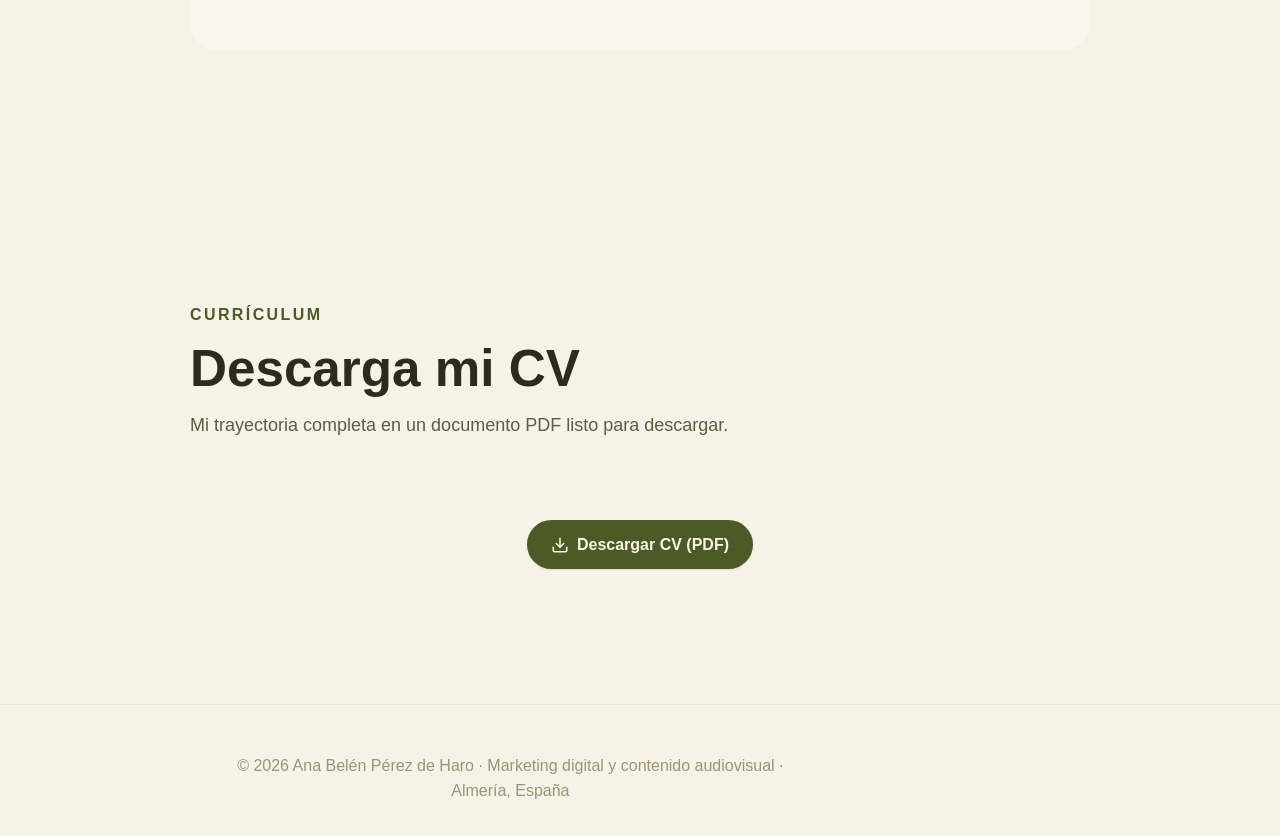
<file: portfolio-ana-belen/index.html>
<!DOCTYPE html>
<html lang="es">
<head>
  <meta charset="UTF-8" />
  <meta name="viewport" content="width=device-width, initial-scale=1.0" />
  <meta name="author" content="Ana Belén Pérez de Haro" />
  <meta name="robots" content="index, follow" />

  <title>Ana Belén Pérez de Haro | Marketing digital y contenido audiovisual en Almería</title>
  <meta name="description" content="Ana Belén Pérez de Haro — profesional de marketing digital, ecommerce y edición audiovisual en Almería. Experiencia en visual marketing, contenido digital y producción audiovisual. Portfolio de proyectos." />
  <meta name="keywords" content="marketing Almería, marketing digital Almería, edición de vídeo Almería, contenido audiovisual Almería, ecommerce Almería, Ana Belén Pérez de Haro, visual marketing" />

  <!-- Open Graph -->
  <meta property="og:type" content="website" />
  <meta property="og:title" content="Ana Belén Pérez de Haro | Marketing digital y contenido audiovisual en Almería" />
  <meta property="og:description" content="Marketing digital, ecommerce, edición de vídeo y visual marketing. Portfolio profesional basado en Almería." />
  <meta property="og:locale" content="es_ES" />

  <!-- Twitter -->
  <meta name="twitter:card" content="summary" />
  <meta name="twitter:title" content="Ana Belén Pérez de Haro | Marketing digital y contenido audiovisual en Almería" />
  <meta name="twitter:description" content="Marketing digital, ecommerce, edición de vídeo y visual marketing. Portfolio profesional basado en Almería." />

  <!-- Favicon -->
  <link rel="icon" type="image/svg+xml" href="data:image/svg+xml,%3Csvg xmlns='http://www.w3.org/2000/svg' viewBox='0 0 32 32'%3E%3Crect width='32' height='32' rx='8' fill='%234c5a25'/%3E%3Ctext x='16' y='22' font-family='sans-serif' font-size='14' font-weight='700' fill='%23f7f2e7' text-anchor='middle'%3EAB%3C/text%3E%3C/svg%3E" />

  <!-- Fonts -->
  <link rel="preconnect" href="https://api.fontshare.com" />
  <link href="https://api.fontshare.com/v2/css?f[]=clash-display@400,500,600,700&f[]=satoshi@400,500,700&display=swap" rel="stylesheet" />

  <!-- Stylesheets -->
  <link rel="stylesheet" href="./base.css" />
  <link rel="stylesheet" href="./style.css" />

  <!-- JSON-LD Structured Data -->
  <script type="application/ld+json">
  {
    "@context": "https://schema.org",
    "@type": "Person",
    "name": "Ana Belén Pérez de Haro",
    "jobTitle": "Especialista en Marketing Digital y Contenido Audiovisual",
    "description": "Profesional de marketing digital, ecommerce y edición de vídeo basada en Almería, España.",
    "telephone": "+34673222100",
    "email": "mailto:anabelenperezh@gmail.com",
    "address": {
      "@type": "PostalAddress",
      "addressLocality": "Almería",
      "addressRegion": "Andalucía",
      "addressCountry": "ES"
    },
    "knowsAbout": ["Marketing digital", "Ecommerce", "Edición de vídeo", "Visual marketing", "Producción audiovisual", "Branding", "Análisis de mercado"],
    "knowsLanguage": ["Español (nativo)", "Inglés (C1)"],
    "alumniOf": [
      { "@type": "EducationalOrganization", "name": "Escuela de Negocios de Barcelona" },
      { "@type": "EducationalOrganization", "name": "The Core Entertainment" },
      { "@type": "EducationalOrganization", "name": "Grupo Planeta" }
    ],
    "worksFor": [
      { "@type": "Organization", "name": "Zara Ireland" },
      { "@type": "Organization", "name": "The Bridge" },
      { "@type": "Organization", "name": "Atresmedia" }
    ]
  }
  </script>
</head>
<body>

  <!-- Skip link -->
  <a href="#main" class="skip-link">Saltar al contenido</a>

  <!-- Animated background -->
  <div class="bg-decor" aria-hidden="true">
    <div class="blob blob-1" data-parallax="0.3"></div>
    <div class="blob blob-2" data-parallax="0.5"></div>
    <div class="blob blob-3" data-parallax="0.2"></div>
  </div>

  <!-- ============ HEADER ============ -->
  <header class="header" id="header">
    <div class="header-inner">
      <a href="#hero" class="logo" aria-label="Ana Belén Pérez de Haro — Inicio">
        <svg viewBox="0 0 40 40" fill="none" xmlns="http://www.w3.org/2000/svg" aria-hidden="true">
          <rect width="40" height="40" rx="10" fill="currentColor" opacity="0.1"/>
          <text x="20" y="27" font-family="'Clash Display', sans-serif" font-size="16" font-weight="700" fill="currentColor" text-anchor="middle" letter-spacing="-0.5">AB</text>
        </svg>
        <span class="logo-text">Ana Belén</span>
      </a>

      <nav class="nav-desktop" aria-label="Navegación principal">
        <a href="#about" data-nav>Sobre mí</a>
        <a href="#education" data-nav>Educación</a>
        <a href="#projects" data-nav>Proyectos</a>
        <a href="#skills" data-nav>Skills</a>
        <a href="#contact" data-nav>Contacto</a>
        <a href="#cv" data-nav>CV</a>
      </nav>

      <div class="header-actions">
        <button class="theme-toggle" data-theme-toggle aria-label="Cambiar modo claro/oscuro">
          <svg width="20" height="20" viewBox="0 0 24 24" fill="none" stroke="currentColor" stroke-width="2" stroke-linecap="round" stroke-linejoin="round">
            <circle cx="12" cy="12" r="5"/>
            <path d="M12 1v2M12 21v2M4.22 4.22l1.42 1.42M18.36 18.36l1.42 1.42M1 12h2M21 12h2M4.22 19.78l1.42-1.42M18.36 5.64l1.42-1.42"/>
          </svg>
        </button>
        <button class="menu-toggle" aria-label="Abrir menú" data-menu-toggle>
          <svg width="24" height="24" viewBox="0 0 24 24" fill="none" stroke="currentColor" stroke-width="2" stroke-linecap="round">
            <line x1="3" y1="6" x2="21" y2="6"/>
            <line x1="3" y1="12" x2="21" y2="12"/>
            <line x1="3" y1="18" x2="21" y2="18"/>
          </svg>
        </button>
      </div>
    </div>
  </header>

  <!-- Mobile nav -->
  <div class="nav-overlay" data-nav-overlay></div>
  <nav class="nav-mobile" aria-label="Navegación móvil" data-nav-mobile>
    <a href="#about" data-nav-mobile-link>Sobre mí</a>
    <a href="#education" data-nav-mobile-link>Educación</a>
    <a href="#projects" data-nav-mobile-link>Proyectos</a>
    <a href="#skills" data-nav-mobile-link>Skills</a>
    <a href="#contact" data-nav-mobile-link>Contacto</a>
    <a href="#cv" data-nav-mobile-link>CV</a>
  </nav>

  <!-- ============ MAIN ============ -->
  <main id="main">

    <!-- ===== HERO ===== -->
    <section class="hero" id="hero">
      <div class="hero-content">
        <div class="hero-tag reveal-fade">
          <span class="dot"></span>
          Disponible para nuevos proyectos
        </div>
        <h1 class="reveal">
          Ana Belén <span class="accent">Pérez de Haro</span>
        </h1>
        <p class="hero-subtitle reveal-fade">
          Marketing digital, ecommerce y edición audiovisual en Almería. Convierto ideas en estrategias visuales que comunican, venden y emocionan.
        </p>
        <div class="hero-actions reveal-fade">
          <a href="#projects" class="btn btn-primary">
            Ver proyectos
            <svg viewBox="0 0 24 24" fill="none" stroke="currentColor" stroke-width="2" stroke-linecap="round"><path d="M5 12h14M12 5l7 7-7 7"/></svg>
          </a>
          <a href="#contact" class="btn btn-ghost">
            Contactar
          </a>
        </div>
      </div>
      <div class="scroll-hint" aria-hidden="true">
        <div class="mouse"></div>
        Scroll
      </div>
    </section>

    <!-- ===== ABOUT ===== -->
    <section class="section" id="about">
      <div class="container">
        <div class="section-header reveal">
          <span class="section-label">Sobre mí</span>
          <h2 class="section-title">Hola, soy Ana Belén</h2>
        </div>
        <div class="about-grid">
          <div class="about-photo reveal-left">
            <div class="photo-deco"></div>
            <div class="photo-frame">
              <img src="./assets/profile.jpg" alt="Ana Belén Pérez de Haro" loading="lazy" />
            </div>
          </div>
          <div class="about-text reveal-right">
            <p>
              Soy una profesional del <strong>marketing digital y la comunicación audiovisual</strong> con sede en Almería. Mi trayectoria combina el visual marketing y el análisis de datos con la creación de contenido digital y la edición de vídeo.
            </p>
            <p>
              Tras formarme en marketing digital, ecommerce y postproducción audiovisual, he desarrollado un perfil versátil que une <strong>estrategia comercial</strong> y <strong>narrativa visual</strong>. Disfruto creando contenidos que no solo se ven bien, sino que cumplen objetivos.
            </p>
            <p>
              Actualmente amplío mi formación con certificaciones en <strong>HubSpot</strong>, <strong>Meta</strong> y <strong>Google</strong> para seguir creciendo en el ámbito del marketing digital.
            </p>
            <div class="about-info">
              <div class="about-info-item">
                <span class="label">Ubicación</span>
                <span class="value">Almería, Andalucía</span>
              </div>
              <div class="about-info-item">
                <span class="label">Idiomas</span>
                <span class="value">Español nativo · Inglés C1</span>
              </div>
              <div class="about-info-item">
                <span class="label">Especialidad</span>
                <span class="value">Marketing digital · Audiovisual</span>
              </div>
            </div>
          </div>
        </div>
      </div>
    </section>

    <!-- ===== EDUCATION ===== -->
    <section class="section" id="education">
      <div class="container">
        <div class="section-header reveal">
          <span class="section-label">Educación</span>
          <h2 class="section-title">Formación académica</h2>
          <p class="section-subtitle">Una combinación de negocio, marketing digital y producción audiovisual.</p>
        </div>
        <div class="education-timeline stagger">
          <div class="edu-item reveal-scale">
            <div class="edu-year">2023 — 2025</div>
            <div>
              <h3 class="edu-title">MBA + Máster en Marketing Digital y Ecommerce</h3>
              <p class="edu-institution">Escuela de Negocios de Barcelona</p>
              <p class="edu-desc">Programa conjunto que combina administración de empresas con estrategia digital, SEO/SEM, email marketing, analítica web, redes sociales y comercio electrónico.</p>
            </div>
          </div>
          <div class="edu-item reveal-scale">
            <div class="edu-year">2021 — 2022</div>
            <div>
              <h3 class="edu-title">Máster en Postproducción y Edición de Vídeo</h3>
              <p class="edu-institution">The Core Entertainment</p>
              <p class="edu-desc">Postproducción avanzada: edición, color grading, motion graphics y composición visual para cine, TV y digital.</p>
            </div>
          </div>
          <div class="edu-item reveal-scale">
            <div class="edu-year">FP Superior</div>
            <div>
              <h3 class="edu-title">FP Grado Superior en Producción Audiovisual, Eventos y Espectáculos</h3>
              <p class="edu-institution">Grupo Planeta</p>
              <p class="edu-desc">Producción y realización de proyectos audiovisuales, gestión de eventos, iluminación, sonido y dirección de escena.</p>
            </div>
          </div>
          <div class="edu-item reveal-scale">
            <div class="edu-year">C1</div>
            <div>
              <h3 class="edu-title">Inglés Avanzado — Nivel C1</h3>
              <p class="edu-institution">MCER (Marco Común Europeo de Referencia)</p>
              <p class="edu-desc">Competencia profesional en inglés hablado y escrito, con capacidad para desenvolverse en entornos internacionales.</p>
            </div>
          </div>
        </div>
      </div>
    </section>

    <!-- ===== PROJECTS / WORK ===== -->
    <section class="section" id="projects">
      <div class="container">
        <div class="section-header reveal">
          <span class="section-label">Proyectos</span>
          <h2 class="section-title">Experiencia profesional</h2>
          <p class="section-subtitle">Una trayectoria que une el visual marketing con la creación de contenido digital.</p>
        </div>

        <div class="projects-grid stagger">
          <!-- Zara Ireland -->
          <article class="project-card reveal-scale">
            <div class="project-media">
              <div class="media-placeholder">
                <svg viewBox="0 0 24 24" fill="none" stroke="currentColor" stroke-width="1.5" stroke-linecap="round" stroke-linejoin="round">
                  <path d="M16 6V4a2 2 0 0 0-2-2h-4a2 2 0 0 0-2 2v2"/>
                  <rect x="2" y="6" width="20" height="16" rx="2"/>
                  <path d="M2 14h20M12 6v16"/>
                </svg>
              </div>
              <span class="badge">Visual Marketing</span>
            </div>
            <div class="project-body">
              <h3 class="project-title">Zara Ireland</h3>
              <p class="project-role">Comercial / Visual Merchandiser · 2023 — 2025</p>
              <p class="project-desc">Implementación de estrategias de visual marketing para mejorar la experiencia de cliente y aumentar las ventas. Análisis de tendencias de mercado y comportamiento del consumidor aplicando criterios data-driven para optimizar la exposición del producto.</p>
              <div class="project-tags">
                <span class="project-tag">Visual Marketing</span>
                <span class="project-tag">Data-Driven</span>
                <span class="project-tag">KPIs</span>
                <span class="project-tag">Branding</span>
              </div>
            </div>
          </article>

          <!-- The Bridge -->
          <article class="project-card reveal-scale">
            <div class="project-media">
              <div class="media-placeholder">
                <svg viewBox="0 0 24 24" fill="none" stroke="currentColor" stroke-width="1.5" stroke-linecap="round" stroke-linejoin="round">
                  <rect x="2" y="6" width="14" height="12" rx="2"/>
                  <path d="M16 10l6-4v12l-6-4"/>
                </svg>
              </div>
              <span class="badge">Contenido Digital</span>
            </div>
            <div class="project-body">
              <h3 class="project-title">The Bridge</h3>
              <p class="project-role">Editora de Vídeo y Contenidos Digitales · 2022 — 2023</p>
              <p class="project-desc">Creación y edición de contenidos audiovisuales para redes sociales, campañas de marketing digital y comunicación corporativa. Producción de eventos en streaming y entrevistas optimizadas para YouTube, Instagram y LinkedIn.</p>
              <div class="project-tags">
                <span class="project-tag">Edición de Vídeo</span>
                <span class="project-tag">Social Media</span>
                <span class="project-tag">Streaming</span>
                <span class="project-tag">Engagement</span>
              </div>
            </div>
          </article>

          <!-- Atresmedia -->
          <article class="project-card reveal-scale">
            <div class="project-media">
              <div class="media-placeholder">
                <svg viewBox="0 0 24 24" fill="none" stroke="currentColor" stroke-width="1.5" stroke-linecap="round" stroke-linejoin="round">
                  <rect x="2" y="3" width="20" height="14" rx="2"/>
                  <path d="M8 21h8M12 17v4"/>
                </svg>
              </div>
              <span class="badge">Producción TV</span>
            </div>
            <div class="project-body">
              <h3 class="project-title">Atresmedia</h3>
              <p class="project-role">Becaria de Producción de Informativos · 2020</p>
              <p class="project-desc">Coordinación de entrevistas, rodajes y reportajes aplicando técnicas de producción audiovisual y storytelling. Participación en la planificación de piezas informativas con enfoque en comunicación digital y narrativa visual.</p>
              <div class="project-tags">
                <span class="project-tag">Producción Audiovisual</span>
                <span class="project-tag">Storytelling</span>
                <span class="project-tag">Informativos</span>
              </div>
            </div>
          </article>
        </div>

        <!-- Demo Reel -->
        <div class="demo-reel reveal-scale">
          <h3>Demo Reel</h3>
          <p>Una selección de mis mejores trabajos de edición y postproducción audiovisual.</p>
          <!-- TODO: Sustituir el href con tu enlace de Vimeo/YouTube -->
          <a href="#" class="btn btn-primary" target="_blank" rel="noopener noreferrer" data-demo-reel title="Enlace pendiente — sustituir por tu URL de Vimeo o YouTube">
            <svg viewBox="0 0 24 24" fill="none" stroke="currentColor" stroke-width="2" stroke-linecap="round" stroke-linejoin="round">
              <polygon points="5 3 19 12 5 21 5 3" fill="currentColor"/>
            </svg>
            Ver demo reel
          </a>
        </div>
      </div>
    </section>

    <!-- ===== SKILLS ===== -->
    <section class="section" id="skills">
      <div class="container">
        <div class="section-header reveal">
          <span class="section-label">Skills</span>
          <h2 class="section-title">Herramientas y certificaciones</h2>
          <p class="section-subtitle">Software de postproducción y formación en curso en marketing digital.</p>
        </div>

        <div class="skills-grid">
          <!-- Tools -->
          <div class="skills-group reveal-left">
            <h3>Software</h3>
            <div class="skill-tags stagger">
              <span class="skill-tag reveal-scale">
                <svg viewBox="0 0 24 24" fill="none" stroke="currentColor" stroke-width="2"><rect x="2" y="6" width="14" height="12" rx="2"/><path d="M16 10l6-4v12l-6-4"/></svg>
                Premiere Pro
              </span>
              <span class="skill-tag reveal-scale">
                <svg viewBox="0 0 24 24" fill="none" stroke="currentColor" stroke-width="2"><path d="M12 2L2 7l10 5 10-5-10-5zM2 17l10 5 10-5M2 12l10 5 10-5"/></svg>
                After Effects
              </span>
              <span class="skill-tag reveal-scale">
                <svg viewBox="0 0 24 24" fill="none" stroke="currentColor" stroke-width="2"><circle cx="12" cy="12" r="10"/><path d="M12 2a10 10 0 0 0 0 20M12 2a10 10 0 0 1 0 20M2 12h20"/></svg>
                DaVinci Resolve
              </span>
              <span class="skill-tag reveal-scale">
                <svg viewBox="0 0 24 24" fill="none" stroke="currentColor" stroke-width="2"><path d="M3 9l9-7 9 7v11a2 2 0 0 1-2 2H5a2 2 0 0 1-2-2z"/></svg>
                Cinema 4D
              </span>
              <span class="skill-tag reveal-scale">
                <svg viewBox="0 0 24 24" fill="none" stroke="currentColor" stroke-width="2"><rect x="3" y="3" width="18" height="18" rx="2"/><path d="M3 12h18M12 3v18"/></svg>
                Photoshop
              </span>
            </div>
          </div>

          <!-- Certifications -->
          <div class="skills-group reveal-right">
            <h3>Certificaciones en curso</h3>
            <div class="stagger">
              <div class="cert-item reveal-scale">
                <div class="cert-icon">
                  <svg viewBox="0 0 24 24" fill="none" stroke="currentColor" stroke-width="2"><path d="M12 2L2 7l10 5 10-5-10-5zM2 17l10 5 10-5M2 12l10 5 10-5"/></svg>
                </div>
                <div class="cert-info">
                  <div class="cert-name">HubSpot Certification</div>
                  <div class="cert-status">
                    En curso
                    <span class="progress"><span class="progress-fill" style="width: 45%"></span></span>
                  </div>
                </div>
              </div>
              <div class="cert-item reveal-scale">
                <div class="cert-icon">
                  <svg viewBox="0 0 24 24" fill="none" stroke="currentColor" stroke-width="2"><circle cx="12" cy="12" r="10"/><path d="M12 6v6l4 2"/></svg>
                </div>
                <div class="cert-info">
                  <div class="cert-name">Meta Blueprint</div>
                  <div class="cert-status">
                    En curso
                    <span class="progress"><span class="progress-fill" style="width: 30%"></span></span>
                  </div>
                </div>
              </div>
              <div class="cert-item reveal-scale">
                <div class="cert-icon">
                  <svg viewBox="0 0 24 24" fill="none" stroke="currentColor" stroke-width="2"><circle cx="12" cy="12" r="10"/><path d="M8 12h8M12 8v8"/></svg>
                </div>
                <div class="cert-info">
                  <div class="cert-name">Google Ads / Analytics</div>
                  <div class="cert-status">
                    En curso
                    <span class="progress"><span class="progress-fill" style="width: 60%"></span></span>
                  </div>
                </div>
              </div>
            </div>
          </div>
        </div>
      </div>
    </section>

    <!-- ===== CONTACT ===== -->
    <section class="section" id="contact">
      <div class="container">
        <div class="contact-section reveal-scale">
          <h2 class="section-title">¿Hablamos?</h2>
          <p>Estoy abierta a nuevas oportunidades, colaboraciones y proyectos de marketing y contenido audiovisual en Almería y en remoto.</p>
          <div class="contact-actions">
            <a href="mailto:anabelenperezh@gmail.com" class="btn btn-primary">
              <svg viewBox="0 0 24 24" fill="none" stroke="currentColor" stroke-width="2" stroke-linecap="round" stroke-linejoin="round">
                <rect x="2" y="4" width="20" height="16" rx="2"/>
                <path d="M2 7l10 6 10-6"/>
              </svg>
              Enviar email
            </a>
            <a href="tel:+34673222100" class="btn btn-ghost">
              <svg viewBox="0 0 24 24" fill="none" stroke="currentColor" stroke-width="2" stroke-linecap="round" stroke-linejoin="round">
                <path d="M22 16.92v3a2 2 0 0 1-2.18 2 19.79 19.79 0 0 1-8.63-3.07 19.5 19.5 0 0 1-6-6 19.79 19.79 0 0 1-3.07-8.67A2 2 0 0 1 4.11 2h3a2 2 0 0 1 2 1.72c.127.96.362 1.903.7 2.81a2 2 0 0 1-.45 2.11L8.09 9.91a16 16 0 0 0 6 6l1.27-1.27a2 2 0 0 1 2.11-.45c.907.338 1.85.573 2.81.7A2 2 0 0 1 22 16.92z"/>
              </svg>
              +34 673 222 100
            </a>
          </div>

          <div class="social-links">
            <a href="https://www.linkedin.com/in/anabelenperezdeharo/" class="social-link" target="_blank" rel="noopener noreferrer" aria-label="LinkedIn" title="LinkedIn — Ana Belén Pérez de Haro">
              <svg viewBox="0 0 24 24" fill="currentColor"><path d="M20.45 20.45h-3.55v-5.57c0-1.33-.02-3.04-1.85-3.04-1.85 0-2.13 1.45-2.13 2.94v5.67H9.36V9h3.41v1.56h.05c.47-.9 1.63-1.85 3.36-1.85 3.6 0 4.26 2.37 4.26 5.46v6.28zM5.34 7.43a2.06 2.06 0 1 1 0-4.12 2.06 2.06 0 0 1 0 4.12zM7.12 20.45H3.55V9h3.57v11.45zM22.22 0H1.77C.79 0 0 .77 0 1.72v20.56C0 23.23.79 24 1.77 24h20.45c.98 0 1.78-.77 1.78-1.72V1.72C24 .77 23.2 0 22.22 0z"/></svg>
            </a>
            <a href="#" class="social-link" target="_blank" rel="noopener noreferrer" aria-label="Instagram" title="Enlace pendiente — sustituir por tu URL de Instagram" data-placeholder>
              <svg viewBox="0 0 24 24" fill="none" stroke="currentColor" stroke-width="2" stroke-linecap="round" stroke-linejoin="round">
                <rect x="2" y="2" width="20" height="20" rx="5"/>
                <path d="M16 11.37A4 4 0 1 1 12.63 8 4 4 0 0 1 16 11.37z"/>
                <line x1="17.5" y1="6.5" x2="17.51" y2="6.5"/>
              </svg>
            </a>
            <a href="#" class="social-link" target="_blank" rel="noopener noreferrer" aria-label="Vimeo" title="Enlace pendiente — sustituir por tu URL de Vimeo" data-placeholder>
              <svg viewBox="0 0 24 24" fill="none" stroke="currentColor" stroke-width="2" stroke-linecap="round" stroke-linejoin="round">
                <polygon points="5 3 19 12 5 21 5 3" fill="currentColor"/>
              </svg>
            </a>
          </div>

          <p class="pending-note">Instagram y Vimeo se actualizarán pronto. LinkedIn ya disponible.</p>
        </div>
      </div>
    </section>

    <!-- ===== CV ===== -->
    <section class="section" id="cv">
      <div class="container">
        <div class="section-header reveal">
          <span class="section-label">Currículum</span>
          <h2 class="section-title">Descarga mi CV</h2>
          <p class="section-subtitle">Mi trayectoria completa en un documento PDF listo para descargar.</p>
        </div>
        <div class="cv-download reveal-scale">
          <a href="./assets/cv-ana-belen-perez.pdf" class="btn btn-primary" download>
            <svg viewBox="0 0 24 24" fill="none" stroke="currentColor" stroke-width="2" stroke-linecap="round" stroke-linejoin="round">
              <path d="M21 15v4a2 2 0 0 1-2 2H5a2 2 0 0 1-2-2v-4M7 10l5 5 5-5M12 15V3"/>
            </svg>
            Descargar CV (PDF)
          </a>
        </div>
      </div>
    </section>

  </main>

  <!-- ===== FOOTER ===== -->
  <footer class="footer">
    <div class="container">
      <p>© <span data-year>2026</span> Ana Belén Pérez de Haro · Marketing digital y contenido audiovisual · Almería, España</p>
    </div>
  </footer>

  <!-- ===== SCRIPT ===== -->
  <script src="./app.js" defer></script>
</body>
</html>
</file>
<file: base.css>
/* base.css — Mandatory base stylesheet */

*,
*::before,
*::after {
  box-sizing: border-box;
  margin: 0;
  padding: 0;
}

html {
  -moz-text-size-adjust: none;
  -webkit-text-size-adjust: none;
  text-size-adjust: none;
  -webkit-font-smoothing: antialiased;
  -moz-osx-font-smoothing: grayscale;
  text-rendering: optimizeLegibility;
  scroll-behavior: smooth;
  scroll-padding-top: var(--space-16, 4rem);
  hanging-punctuation: first last;
}

body {
  min-height: 100dvh;
  line-height: 1.6;
  font-family: var(--font-body, sans-serif);
  font-size: var(--text-base, 1rem);
  color: var(--color-text);
  background-color: var(--color-bg);
  overflow-x: hidden;
}

img,
picture,
video,
canvas,
svg {
  display: block;
  max-width: 100%;
  height: auto;
}

ul[role='list'],
ol[role='list'] {
  list-style: none;
}

input,
button,
textarea,
select {
  font: inherit;
  color: inherit;
}

h1,
h2,
h3,
h4,
h5,
h6 {
  text-wrap: balance;
  line-height: 1.15;
  font-family: var(--font-display, var(--font-body, sans-serif));
}

p,
li,
figcaption {
  text-wrap: pretty;
  max-width: 72ch;
}

::selection {
  background: oklch(from var(--color-primary) l c h / 0.25);
  color: var(--color-text);
}

:focus-visible {
  outline: 2px solid var(--color-primary);
  outline-offset: 3px;
  border-radius: var(--radius-sm, 0.375rem);
}

@media (prefers-reduced-motion: reduce) {
  *,
  *::before,
  *::after {
    animation-duration: 0.01ms !important;
    animation-iteration-count: 1 !important;
    transition-duration: 0.01ms !important;
    scroll-behavior: auto !important;
  }
}

button {
  cursor: pointer;
  background: none;
  border: none;
}

table {
  border-collapse: collapse;
  width: 100%;
}

a,
button,
[role='button'],
[role='link'],
input,
textarea,
select {
  transition:
    color var(--transition-interactive, 180ms cubic-bezier(0.16, 1, 0.3, 1)),
    background var(--transition-interactive, 180ms cubic-bezier(0.16, 1, 0.3, 1)),
    border-color var(--transition-interactive, 180ms cubic-bezier(0.16, 1, 0.3, 1)),
    box-shadow var(--transition-interactive, 180ms cubic-bezier(0.16, 1, 0.3, 1));
}

.sr-only {
  position: absolute;
  width: 1px;
  height: 1px;
  padding: 0;
  margin: -1px;
  overflow: hidden;
  clip: rect(0, 0, 0, 0);
  white-space: nowrap;
  border-width: 0;
}
</file>
<file: style.css>
/* ============================================================
   STYLE.CSS — Component styles for portfolio
   ============================================================ */

@import url('./tokens.css');

/* ---- Layout container ---- */
.container {
  width: 100%;
  max-width: var(--content-default);
  margin-inline: auto;
  padding-inline: var(--space-6);
}
@media (min-width: 768px) {
  .container { padding-inline: var(--space-8); }
}
@media (min-width: 1024px) {
  .container { padding-inline: var(--space-10); }
}

/* ---- Skip link ---- */
.skip-link {
  position: absolute;
  top: -100px;
  left: 0;
  padding: var(--space-3) var(--space-4);
  background: var(--color-primary);
  color: var(--color-text-inverse);
  z-index: 1000;
  border-radius: 0 0 var(--radius-md) 0;
  text-decoration: none;
  font-size: var(--text-sm);
}
.skip-link:focus {
  top: 0;
}

/* ============================================================
   ANIMATED BACKGROUND — Parallax blobs
   ============================================================ */
.bg-decor {
  position: fixed;
  inset: 0;
  z-index: -1;
  overflow: hidden;
  pointer-events: none;
}
.bg-decor .blob {
  position: absolute;
  border-radius: 50%;
  filter: blur(80px);
  opacity: 0.45;
  will-change: transform;
}
.bg-decor .blob-1 {
  width: 50vw;
  height: 50vw;
  max-width: 600px;
  max-height: 600px;
  background: radial-gradient(circle, var(--color-primary-soft), transparent 70%);
  top: -10%;
  left: -10%;
}
.bg-decor .blob-2 {
  width: 40vw;
  height: 40vw;
  max-width: 500px;
  max-height: 500px;
  background: radial-gradient(circle, var(--color-accent), transparent 70%);
  bottom: 5%;
  right: -8%;
  opacity: 0.3;
}
.bg-decor .blob-3 {
  width: 35vw;
  height: 35vw;
  max-width: 400px;
  max-height: 400px;
  background: radial-gradient(circle, var(--color-sand), transparent 70%);
  top: 40%;
  left: 50%;
  opacity: 0.25;
}

/* Grain overlay */
.bg-decor::after {
  content: '';
  position: absolute;
  inset: 0;
  background-image: url("data:image/svg+xml,%3Csvg viewBox='0 0 200 200' xmlns='http://www.w3.org/2000/svg'%3E%3Cfilter id='n'%3E%3CfeTurbulence type='fractalNoise' baseFrequency='0.9' numOctaves='3' /%3E%3C/filter%3E%3Crect width='100%25' height='100%25' filter='url(%23n)' opacity='0.4'/%3E%3C/svg%3E");
  opacity: 0.035;
  mix-blend-mode: overlay;
}

/* ============================================================
   HEADER / NAV
   ============================================================ */
.header {
  position: sticky;
  top: 0;
  z-index: 100;
  background: oklch(from var(--color-bg) l c h / 0.82);
  backdrop-filter: blur(16px);
  -webkit-backdrop-filter: blur(16px);
  transition: transform 0.4s var(--ease-out), box-shadow 0.4s var(--ease-out);
}
.header--hidden {
  transform: translateY(-100%);
}
.header--scrolled {
  box-shadow: var(--shadow-sm);
}

.header-inner {
  display: flex;
  align-items: center;
  justify-content: space-between;
  gap: var(--space-4);
  padding-block: var(--space-3) var(--space-3);
  max-width: var(--content-wide);
  margin-inline: auto;
  padding-inline: var(--space-6);
}
@media (min-width: 768px) {
  .header-inner { padding-inline: var(--space-8); }
}
@media (min-width: 1024px) {
  .header-inner { padding-inline: var(--space-10); }
}

.logo {
  display: flex;
  align-items: center;
  gap: var(--space-2);
  text-decoration: none;
  color: var(--color-text);
}
.logo svg {
  width: 36px;
  height: 36px;
  flex-shrink: 0;
}
.logo-text {
  font-family: var(--font-display);
  font-weight: 600;
  font-size: var(--text-lg);
  letter-spacing: -0.02em;
  line-height: 1;
}

.nav-desktop {
  display: none;
  align-items: center;
  gap: var(--space-2);
}
@media (min-width: 860px) {
  .nav-desktop { display: flex; }
}

.nav-desktop a {
  font-size: var(--text-sm);
  font-weight: 500;
  text-decoration: none;
  color: var(--color-text-muted);
  padding: var(--space-2) var(--space-3);
  border-radius: var(--radius-md);
  position: relative;
  transition: color var(--transition-interactive), background var(--transition-interactive);
}
.nav-desktop a::after {
  content: '';
  position: absolute;
  bottom: 6px;
  left: 50%;
  width: 0;
  height: 2px;
  background: var(--color-primary);
  border-radius: var(--radius-full);
  transform: translateX(-50%);
  transition: width var(--transition-interactive);
}
.nav-desktop a:hover {
  color: var(--color-primary);
}
.nav-desktop a:hover::after,
.nav-desktop a.active::after {
  width: 20px;
}
.nav-desktop a.active {
  color: var(--color-primary);
}

.header-actions {
  display: flex;
  align-items: center;
  gap: var(--space-2);
}

.theme-toggle {
  display: flex;
  align-items: center;
  justify-content: center;
  width: 40px;
  height: 40px;
  border-radius: var(--radius-md);
  color: var(--color-text-muted);
  transition: color var(--transition-interactive), background var(--transition-interactive);
}
.theme-toggle:hover {
  color: var(--color-primary);
  background: oklch(from var(--color-primary) l c h / 0.08);
}
.theme-toggle svg { width: 20px; height: 20px; }

/* Mobile menu button */
.menu-toggle {
  display: flex;
  align-items: center;
  justify-content: center;
  width: 40px;
  height: 40px;
  border-radius: var(--radius-md);
  color: var(--color-text-muted);
  transition: color var(--transition-interactive), background var(--transition-interactive);
}
@media (min-width: 860px) {
  .menu-toggle { display: none; }
}
.menu-toggle:hover {
  color: var(--color-primary);
  background: oklch(from var(--color-primary) l c h / 0.08);
}
.menu-toggle svg { width: 24px; height: 24px; }

/* Mobile menu */
.nav-mobile {
  position: fixed;
  top: 0;
  right: 0;
  width: 100%;
  max-width: 340px;
  height: 100dvh;
  background: var(--color-surface);
  z-index: 99;
  padding: var(--space-16) var(--space-6);
  display: flex;
  flex-direction: column;
  gap: var(--space-2);
  transform: translateX(100%);
  transition: transform 0.4s var(--ease-out);
  box-shadow: var(--shadow-lg);
}
.nav-mobile.open {
  transform: translateX(0);
}
.nav-mobile a {
  font-size: var(--text-xl);
  font-weight: 500;
  text-decoration: none;
  color: var(--color-text);
  padding: var(--space-3) var(--space-4);
  border-radius: var(--radius-md);
  font-family: var(--font-display);
}
.nav-mobile a:hover {
  background: oklch(from var(--color-primary) l c h / 0.08);
  color: var(--color-primary);
}

.nav-overlay {
  position: fixed;
  inset: 0;
  background: oklch(0 0 0 / 0.4);
  z-index: 98;
  opacity: 0;
  pointer-events: none;
  transition: opacity 0.4s var(--ease-out);
}
.nav-overlay.open {
  opacity: 1;
  pointer-events: all;
}

/* ============================================================
   HERO
   ============================================================ */
.hero {
  min-height: 100dvh;
  display: flex;
  align-items: center;
  padding-block: var(--space-20);
  position: relative;
}
.hero-content {
  max-width: var(--content-wide);
  margin-inline: auto;
  padding-inline: var(--space-6);
}
@media (min-width: 768px) {
  .hero-content { padding-inline: var(--space-8); }
}
@media (min-width: 1024px) {
  .hero-content { padding-inline: var(--space-10); }
}

.hero-tag {
  display: inline-flex;
  align-items: center;
  gap: var(--space-2);
  font-size: var(--text-sm);
  font-weight: 500;
  color: var(--color-primary);
  background: oklch(from var(--color-primary) l c h / 0.1);
  padding: var(--space-2) var(--space-4);
  border-radius: var(--radius-full);
  margin-bottom: var(--space-6);
}
.hero-tag .dot {
  width: 8px;
  height: 8px;
  border-radius: 50%;
  background: var(--color-primary);
  animation: pulse-dot 2s infinite;
}
@keyframes pulse-dot {
  0%, 100% { opacity: 1; transform: scale(1); }
  50% { opacity: 0.5; transform: scale(0.8); }
}

.hero h1 {
  font-size: var(--text-hero);
  font-weight: 700;
  line-height: 0.95;
  letter-spacing: -0.04em;
  margin-bottom: var(--space-6);
  color: var(--color-text);
}
.hero h1 .accent {
  color: var(--color-primary);
  font-style: italic;
  font-weight: 400;
}

.hero-subtitle {
  font-size: var(--text-lg);
  color: var(--color-text-muted);
  max-width: 60ch;
  margin-bottom: var(--space-10);
  line-height: 1.5;
}

.hero-actions {
  display: flex;
  flex-wrap: wrap;
  gap: var(--space-4);
}

/* Button system */
.btn {
  display: inline-flex;
  align-items: center;
  gap: var(--space-2);
  font-size: var(--text-sm);
  font-weight: 600;
  text-decoration: none;
  padding: var(--space-3) var(--space-6);
  border-radius: var(--radius-full);
  transition: transform var(--transition-interactive), box-shadow var(--transition-interactive), background var(--transition-interactive), color var(--transition-interactive);
}
.btn svg { width: 18px; height: 18px; }
.btn-primary {
  background: var(--color-primary);
  color: var(--color-text-inverse);
  box-shadow: var(--shadow-sm);
}
.btn-primary:hover {
  background: var(--color-primary-hover);
  transform: translateY(-2px);
  box-shadow: var(--shadow-md);
}
.btn-primary:active {
  transform: translateY(0);
}
.btn-ghost {
  background: transparent;
  color: var(--color-text);
  border: 1px solid oklch(from var(--color-text) l c h / 0.15);
}
.btn-ghost:hover {
  border-color: var(--color-primary);
  color: var(--color-primary);
  transform: translateY(-2px);
}
.btn-ghost:active {
  transform: translateY(0);
}

/* Scroll hint */
.scroll-hint {
  position: absolute;
  bottom: var(--space-8);
  left: 50%;
  transform: translateX(-50%);
  display: flex;
  flex-direction: column;
  align-items: center;
  gap: var(--space-2);
  color: var(--color-text-faint);
  font-size: var(--text-xs);
  text-transform: uppercase;
  letter-spacing: 0.1em;
}
.scroll-hint .mouse {
  width: 24px;
  height: 40px;
  border: 2px solid oklch(from var(--color-text) l c h / 0.2);
  border-radius: var(--radius-full);
  position: relative;
}
.scroll-hint .mouse::after {
  content: '';
  position: absolute;
  top: 6px;
  left: 50%;
  width: 4px;
  height: 8px;
  background: var(--color-primary);
  border-radius: var(--radius-full);
  transform: translateX(-50%);
  animation: scroll-mouse 1.8s infinite;
}
@keyframes scroll-mouse {
  0% { opacity: 0; transform: translateX(-50%) translateY(0); }
  40% { opacity: 1; }
  100% { opacity: 0; transform: translateX(-50%) translateY(16px); }
}

/* ============================================================
   SECTION STRUCTURE
   ============================================================ */
.section {
  padding-block: clamp(var(--space-12), 8vw, var(--space-32));
  position: relative;
}

.section-header {
  margin-bottom: var(--space-12);
  display: flex;
  flex-direction: column;
  gap: var(--space-3);
}
.section-label {
  font-size: var(--text-sm);
  font-weight: 600;
  text-transform: uppercase;
  letter-spacing: 0.15em;
  color: var(--color-primary);
}
.section-title {
  font-size: var(--text-2xl);
  font-weight: 700;
  letter-spacing: 0;
  color: var(--color-text);
}
.section-subtitle {
  font-size: var(--text-base);
  color: var(--color-text-muted);
  max-width: 55ch;
}

/* ============================================================
   ABOUT
   ============================================================ */
.about-grid {
  display: grid;
  grid-template-columns: 1fr;
  gap: var(--space-10);
  align-items: center;
}
@media (min-width: 768px) {
  .about-grid {
    grid-template-columns: 1fr 1.3fr;
    gap: var(--space-16);
  }
}

.about-photo {
  position: relative;
}
.about-photo .photo-frame {
  width: 100%;
  max-width: 420px;
  aspect-ratio: 4/5;
  border-radius: var(--radius-xl);
  overflow: hidden;
  background: var(--color-surface-offset);
  position: relative;
  box-shadow: var(--shadow-lg);
}
.about-photo .photo-frame img {
  width: 100%;
  height: 100%;
  object-fit: cover;
}
.about-photo .photo-placeholder {
  width: 100%;
  height: 100%;
  display: flex;
  align-items: center;
  justify-content: center;
  background: linear-gradient(135deg, var(--color-primary-soft), var(--color-sand));
  color: var(--color-text-inverse);
  font-family: var(--font-display);
  font-size: var(--text-3xl);
  font-weight: 600;
}
.about-photo .photo-deco {
  position: absolute;
  bottom: -16px;
  right: -16px;
  width: 120px;
  height: 120px;
  border-radius: var(--radius-xl);
  background: var(--color-accent);
  opacity: 0.15;
  z-index: -1;
}

.about-text p {
  font-size: var(--text-base);
  color: var(--color-text-muted);
  line-height: 1.7;
  margin-bottom: var(--space-4);
}
.about-text p strong {
  color: var(--color-text);
  font-weight: 600;
}

.about-info {
  display: flex;
  flex-wrap: wrap;
  gap: var(--space-6);
  margin-top: var(--space-8);
}
.about-info-item {
  display: flex;
  flex-direction: column;
  gap: var(--space-1);
}
.about-info-item .label {
  font-size: var(--text-xs);
  text-transform: uppercase;
  letter-spacing: 0.1em;
  color: var(--color-text-faint);
}
.about-info-item .value {
  font-size: var(--text-sm);
  font-weight: 600;
  color: var(--color-text);
}

/* ============================================================
   EDUCATION — Timeline
   ============================================================ */
.education-timeline {
  display: flex;
  flex-direction: column;
  gap: var(--space-2);
  position: relative;
  max-width: var(--content-narrow);
  margin-inline: auto;
}
.edu-item {
  display: grid;
  grid-template-columns: 1fr;
  gap: var(--space-2);
  padding: var(--space-6);
  border-radius: var(--radius-lg);
  background: var(--color-surface);
  border: 1px solid oklch(from var(--color-text) l c h / 0.06);
  position: relative;
  transition: transform var(--transition-interactive), box-shadow var(--transition-interactive), border-color var(--transition-interactive);
}
@media (min-width: 640px) {
  .edu-item {
    grid-template-columns: 120px 1fr;
    gap: var(--space-6);
    align-items: start;
  }
}
.edu-item:hover {
  transform: translateY(-3px);
  box-shadow: var(--shadow-md);
  border-color: oklch(from var(--color-primary) l c h / 0.2);
}
.edu-year {
  font-family: var(--font-display);
  font-size: var(--text-lg);
  font-weight: 600;
  color: var(--color-primary);
}
.edu-title {
  font-size: var(--text-base);
  font-weight: 600;
  color: var(--color-text);
  margin-bottom: var(--space-1);
}
.edu-institution {
  font-size: var(--text-sm);
  color: var(--color-text-muted);
  margin-bottom: var(--space-2);
}
.edu-desc {
  font-size: var(--text-sm);
  color: var(--color-text-muted);
  line-height: 1.5;
}

/* ============================================================
   WORK / PROJECTS
   ============================================================ */
.projects-grid {
  display: grid;
  grid-template-columns: 1fr;
  gap: var(--space-6);
}
@media (min-width: 768px) {
  .projects-grid {
    grid-template-columns: repeat(2, 1fr);
  }
}

.project-card {
  background: var(--color-surface);
  border: 1px solid oklch(from var(--color-text) l c h / 0.06);
  border-radius: var(--radius-lg);
  overflow: hidden;
  transition: transform var(--transition-interactive), box-shadow var(--transition-interactive), border-color var(--transition-interactive);
}
.project-card:hover {
  transform: translateY(-4px);
  box-shadow: var(--shadow-lg);
  border-color: oklch(from var(--color-primary) l c h / 0.2);
}
.project-media {
  width: 100%;
  aspect-ratio: 16/9;
  background: var(--color-surface-offset);
  position: relative;
  overflow: hidden;
}
.project-media .media-placeholder {
  width: 100%;
  height: 100%;
  display: flex;
  align-items: center;
  justify-content: center;
  background: linear-gradient(135deg, var(--color-primary), var(--color-primary-hover));
  color: var(--color-text-inverse);
}
.project-media .media-placeholder svg {
  width: 48px;
  height: 48px;
  opacity: 0.7;
}
.project-media .badge {
  position: absolute;
  top: var(--space-3);
  left: var(--space-3);
  font-size: var(--text-xs);
  font-weight: 600;
  text-transform: uppercase;
  letter-spacing: 0.1em;
  padding: var(--space-1) var(--space-3);
  border-radius: var(--radius-full);
  background: oklch(from var(--color-bg) l c h / 0.85);
  backdrop-filter: blur(8px);
  color: var(--color-primary);
}
.project-body {
  padding: var(--space-6);
}
.project-title {
  font-size: var(--text-lg);
  font-weight: 600;
  color: var(--color-text);
  margin-bottom: var(--space-1);
}
.project-role {
  font-size: var(--text-sm);
  color: var(--color-primary);
  font-weight: 500;
  margin-bottom: var(--space-3);
}
.project-desc {
  font-size: var(--text-sm);
  color: var(--color-text-muted);
  line-height: 1.6;
}
.project-tags {
  display: flex;
  flex-wrap: wrap;
  gap: var(--space-2);
  margin-top: var(--space-4);
}
.project-tag {
  font-size: var(--text-xs);
  font-weight: 500;
  padding: var(--space-1) var(--space-3);
  border-radius: var(--radius-full);
  background: oklch(from var(--color-primary) l c h / 0.08);
  color: var(--color-primary);
}

/* Demo reel */
.demo-reel {
  margin-top: var(--space-10);
  background: var(--color-primary);
  border-radius: var(--radius-xl);
  padding: var(--space-10) var(--space-6);
  color: var(--color-text-inverse);
  text-align: center;
  position: relative;
  overflow: hidden;
}
@media (min-width: 768px) {
  .demo-reel { padding: var(--space-16); }
}
.demo-reel::before {
  content: '';
  position: absolute;
  top: -50%;
  right: -30%;
  width: 60%;
  height: 200%;
  background: radial-gradient(circle, oklch(1 0 0 / 0.05), transparent 70%);
}
.demo-reel h3 {
  font-size: var(--text-xl);
  font-weight: 600;
  margin-bottom: var(--space-3);
  position: relative;
}
.demo-reel p {
  font-size: var(--text-base);
  opacity: 0.85;
  margin-bottom: var(--space-8);
  position: relative;
}
.demo-reel .btn-primary {
  background: var(--color-text-inverse);
  color: var(--color-primary);
}
.demo-reel .btn-primary:hover {
  background: var(--color-cream);
}

/* ============================================================
   SKILLS
   ============================================================ */
.skills-grid {
  display: grid;
  grid-template-columns: 1fr;
  gap: var(--space-10);
}
@media (min-width: 768px) {
  .skills-grid {
    grid-template-columns: 1fr 1fr;
  }
}

.skills-group h3 {
  font-size: var(--text-lg);
  font-weight: 600;
  margin-bottom: var(--space-6);
  color: var(--color-text);
}

.skill-tags {
  display: flex;
  flex-wrap: wrap;
  gap: var(--space-3);
}
.skill-tag {
  display: flex;
  align-items: center;
  gap: var(--space-2);
  font-size: var(--text-sm);
  font-weight: 500;
  padding: var(--space-3) var(--space-5);
  border-radius: var(--radius-full);
  background: var(--color-surface);
  border: 1px solid oklch(from var(--color-text) l c h / 0.08);
  color: var(--color-text);
  transition: transform var(--transition-interactive), border-color var(--transition-interactive), box-shadow var(--transition-interactive);
}
.skill-tag:hover {
  transform: translateY(-2px);
  border-color: var(--color-primary);
  box-shadow: var(--shadow-sm);
}
.skill-tag svg {
  width: 18px;
  height: 18px;
  color: var(--color-primary);
}

.cert-item {
  display: flex;
  align-items: center;
  gap: var(--space-3);
  padding: var(--space-4);
  border-radius: var(--radius-md);
  background: var(--color-surface);
  border: 1px solid oklch(from var(--color-text) l c h / 0.06);
  margin-bottom: var(--space-3);
  transition: transform var(--transition-interactive), box-shadow var(--transition-interactive);
}
.cert-item:hover {
  transform: translateY(-2px);
  box-shadow: var(--shadow-sm);
}
.cert-item .cert-icon {
  width: 40px;
  height: 40px;
  border-radius: var(--radius-md);
  display: flex;
  align-items: center;
  justify-content: center;
  background: oklch(from var(--color-primary) l c h / 0.1);
  color: var(--color-primary);
  flex-shrink: 0;
}
.cert-item .cert-icon svg { width: 20px; height: 20px; }
.cert-info { flex: 1; }
.cert-name {
  font-size: var(--text-sm);
  font-weight: 600;
  color: var(--color-text);
}
.cert-status {
  font-size: var(--text-xs);
  color: var(--color-text-faint);
  display: flex;
  align-items: center;
  gap: var(--space-1);
}
.cert-status .progress {
  display: inline-block;
  width: 60px;
  height: 4px;
  border-radius: var(--radius-full);
  background: oklch(from var(--color-text) l c h / 0.1);
  overflow: hidden;
}
.cert-status .progress-fill {
  display: block;
  height: 100%;
  border-radius: var(--radius-full);
  background: var(--color-primary);
}

/* ============================================================
   CONTACT
   ============================================================ */
.contact-section {
  text-align: center;
  background: var(--color-surface);
  border-radius: var(--radius-xl);
  padding: var(--space-16) var(--space-6);
  margin-block: var(--space-12);
}
@media (min-width: 768px) {
  .contact-section { padding: var(--space-24); }
}
.contact-section h2 {
  font-size: var(--text-2xl);
  font-weight: 700;
  letter-spacing: -0.03em;
  margin-bottom: var(--space-4);
}
.contact-section p {
  font-size: var(--text-base);
  color: var(--color-text-muted);
  max-width: 50ch;
  margin: 0 auto var(--space-8);
}
.contact-actions {
  display: flex;
  flex-wrap: wrap;
  justify-content: center;
  gap: var(--space-4);
}

.social-links {
  display: flex;
  justify-content: center;
  gap: var(--space-3);
  margin-top: var(--space-10);
}
.social-link {
  display: flex;
  align-items: center;
  justify-content: center;
  width: 48px;
  height: 48px;
  border-radius: var(--radius-full);
  background: var(--color-surface-2);
  border: 1px solid oklch(from var(--color-text) l c h / 0.08);
  color: var(--color-text-muted);
  text-decoration: none;
  transition: transform var(--transition-interactive), color var(--transition-interactive), background var(--transition-interactive), box-shadow var(--transition-interactive);
}
.social-link:hover {
  transform: translateY(-3px) scale(1.05);
  color: var(--color-primary);
  background: oklch(from var(--color-primary) l c h / 0.08);
  box-shadow: var(--shadow-sm);
}
.social-link svg { width: 22px; height: 22px; }

.pending-note {
  font-size: var(--text-xs);
  color: var(--color-text-faint);
  margin-top: var(--space-4);
  font-style: italic;
}

/* ============================================================
   CV DOWNLOAD
   ============================================================ */
.cv-download {
  display: flex;
  justify-content: center;
  padding-block: var(--space-8);
}

/* ============================================================
   FOOTER
   ============================================================ */
.footer {
  padding-block: var(--space-12) var(--space-8);
  border-top: 1px solid oklch(from var(--color-text) l c h / 0.06);
  text-align: center;
}
.footer p {
  font-size: var(--text-sm);
  color: var(--color-text-faint);
}

/* ============================================================
   SCROLL REVEAL ANIMATIONS
   Progressive enhancement: visible by default, hidden only with JS
   ============================================================ */

/* Only hide elements when JS is enabled (adds .js class to html) */
html.js .reveal {
  opacity: 0;
  clip-path: inset(0 0 100% 0);
  transition: opacity 0.8s var(--ease-out), clip-path 0.8s var(--ease-out);
}
html.js .reveal.is-visible {
  opacity: 1;
  clip-path: inset(0 0 0 0);
}

html.js .reveal-fade {
  opacity: 0;
  transition: opacity 0.8s var(--ease-out);
}
html.js .reveal-fade.is-visible {
  opacity: 1;
}

html.js .reveal-left {
  opacity: 0;
  clip-path: inset(0 100% 0 0);
  transition: opacity 0.8s var(--ease-out), clip-path 0.8s var(--ease-out);
}
html.js .reveal-left.is-visible {
  opacity: 1;
  clip-path: inset(0 0 0 0);
}

html.js .reveal-right {
  opacity: 0;
  clip-path: inset(0 0 0 100%);
  transition: opacity 0.8s var(--ease-out), clip-path 0.8s var(--ease-out);
}
html.js .reveal-right.is-visible {
  opacity: 1;
  clip-path: inset(0 0 0 0);
}

html.js .reveal-scale {
  opacity: 0;
  transform: scale(0.92);
  transition: opacity 0.7s var(--ease-out), transform 0.7s var(--ease-out);
}
html.js .reveal-scale.is-visible {
  opacity: 1;
  transform: scale(1);
}

/* Stagger delays */
.stagger > *:nth-child(1) { transition-delay: 0ms; }
.stagger > *:nth-child(2) { transition-delay: 80ms; }
.stagger > *:nth-child(3) { transition-delay: 160ms; }
.stagger > *:nth-child(4) { transition-delay: 240ms; }
.stagger > *:nth-child(5) { transition-delay: 320ms; }
.stagger > *:nth-child(6) { transition-delay: 400ms; }

/* ============================================================
   MOBILE NAV OVERLAY
   ============================================================ */
@media (max-width: 859px) {
  body.menu-open { overflow: hidden; }
}
</file>
<file: portfolio-ana-belen/base.css>
/* base.css — Mandatory base stylesheet */

*,
*::before,
*::after {
  box-sizing: border-box;
  margin: 0;
  padding: 0;
}

html {
  -moz-text-size-adjust: none;
  -webkit-text-size-adjust: none;
  text-size-adjust: none;
  -webkit-font-smoothing: antialiased;
  -moz-osx-font-smoothing: grayscale;
  text-rendering: optimizeLegibility;
  scroll-behavior: smooth;
  scroll-padding-top: var(--space-16, 4rem);
  hanging-punctuation: first last;
}

body {
  min-height: 100dvh;
  line-height: 1.6;
  font-family: var(--font-body, sans-serif);
  font-size: var(--text-base, 1rem);
  color: var(--color-text);
  background-color: var(--color-bg);
  overflow-x: hidden;
}

img,
picture,
video,
canvas,
svg {
  display: block;
  max-width: 100%;
  height: auto;
}

ul[role='list'],
ol[role='list'] {
  list-style: none;
}

input,
button,
textarea,
select {
  font: inherit;
  color: inherit;
}

h1,
h2,
h3,
h4,
h5,
h6 {
  text-wrap: balance;
  line-height: 1.15;
  font-family: var(--font-display, var(--font-body, sans-serif));
}

p,
li,
figcaption {
  text-wrap: pretty;
  max-width: 72ch;
}

::selection {
  background: oklch(from var(--color-primary) l c h / 0.25);
  color: var(--color-text);
}

:focus-visible {
  outline: 2px solid var(--color-primary);
  outline-offset: 3px;
  border-radius: var(--radius-sm, 0.375rem);
}

@media (prefers-reduced-motion: reduce) {
  *,
  *::before,
  *::after {
    animation-duration: 0.01ms !important;
    animation-iteration-count: 1 !important;
    transition-duration: 0.01ms !important;
    scroll-behavior: auto !important;
  }
}

button {
  cursor: pointer;
  background: none;
  border: none;
}

table {
  border-collapse: collapse;
  width: 100%;
}

a,
button,
[role='button'],
[role='link'],
input,
textarea,
select {
  transition:
    color var(--transition-interactive, 180ms cubic-bezier(0.16, 1, 0.3, 1)),
    background var(--transition-interactive, 180ms cubic-bezier(0.16, 1, 0.3, 1)),
    border-color var(--transition-interactive, 180ms cubic-bezier(0.16, 1, 0.3, 1)),
    box-shadow var(--transition-interactive, 180ms cubic-bezier(0.16, 1, 0.3, 1));
}

.sr-only {
  position: absolute;
  width: 1px;
  height: 1px;
  padding: 0;
  margin: -1px;
  overflow: hidden;
  clip: rect(0, 0, 0, 0);
  white-space: nowrap;
  border-width: 0;
}
</file>
<file: portfolio-ana-belen/style.css>
/* ============================================================
   STYLE.CSS — Component styles for portfolio
   ============================================================ */

@import url('./tokens.css');

/* ---- Layout container ---- */
.container {
  width: 100%;
  max-width: var(--content-default);
  margin-inline: auto;
  padding-inline: var(--space-6);
}
@media (min-width: 768px) {
  .container { padding-inline: var(--space-8); }
}
@media (min-width: 1024px) {
  .container { padding-inline: var(--space-10); }
}

/* ---- Skip link ---- */
.skip-link {
  position: absolute;
  top: -100px;
  left: 0;
  padding: var(--space-3) var(--space-4);
  background: var(--color-primary);
  color: var(--color-text-inverse);
  z-index: 1000;
  border-radius: 0 0 var(--radius-md) 0;
  text-decoration: none;
  font-size: var(--text-sm);
}
.skip-link:focus {
  top: 0;
}

/* ============================================================
   ANIMATED BACKGROUND — Parallax blobs
   ============================================================ */
.bg-decor {
  position: fixed;
  inset: 0;
  z-index: -1;
  overflow: hidden;
  pointer-events: none;
}
.bg-decor .blob {
  position: absolute;
  border-radius: 50%;
  filter: blur(80px);
  opacity: 0.45;
  will-change: transform;
}
.bg-decor .blob-1 {
  width: 50vw;
  height: 50vw;
  max-width: 600px;
  max-height: 600px;
  background: radial-gradient(circle, var(--color-primary-soft), transparent 70%);
  top: -10%;
  left: -10%;
}
.bg-decor .blob-2 {
  width: 40vw;
  height: 40vw;
  max-width: 500px;
  max-height: 500px;
  background: radial-gradient(circle, var(--color-accent), transparent 70%);
  bottom: 5%;
  right: -8%;
  opacity: 0.3;
}
.bg-decor .blob-3 {
  width: 35vw;
  height: 35vw;
  max-width: 400px;
  max-height: 400px;
  background: radial-gradient(circle, var(--color-sand), transparent 70%);
  top: 40%;
  left: 50%;
  opacity: 0.25;
}

/* Grain overlay */
.bg-decor::after {
  content: '';
  position: absolute;
  inset: 0;
  background-image: url("data:image/svg+xml,%3Csvg viewBox='0 0 200 200' xmlns='http://www.w3.org/2000/svg'%3E%3Cfilter id='n'%3E%3CfeTurbulence type='fractalNoise' baseFrequency='0.9' numOctaves='3' /%3E%3C/filter%3E%3Crect width='100%25' height='100%25' filter='url(%23n)' opacity='0.4'/%3E%3C/svg%3E");
  opacity: 0.035;
  mix-blend-mode: overlay;
}

/* ============================================================
   HEADER / NAV
   ============================================================ */
.header {
  position: sticky;
  top: 0;
  z-index: 100;
  background: oklch(from var(--color-bg) l c h / 0.82);
  backdrop-filter: blur(16px);
  -webkit-backdrop-filter: blur(16px);
  transition: transform 0.4s var(--ease-out), box-shadow 0.4s var(--ease-out);
}
.header--hidden {
  transform: translateY(-100%);
}
.header--scrolled {
  box-shadow: var(--shadow-sm);
}

.header-inner {
  display: flex;
  align-items: center;
  justify-content: space-between;
  gap: var(--space-4);
  padding-block: var(--space-3) var(--space-3);
  max-width: var(--content-wide);
  margin-inline: auto;
  padding-inline: var(--space-6);
}
@media (min-width: 768px) {
  .header-inner { padding-inline: var(--space-8); }
}
@media (min-width: 1024px) {
  .header-inner { padding-inline: var(--space-10); }
}

.logo {
  display: flex;
  align-items: center;
  gap: var(--space-2);
  text-decoration: none;
  color: var(--color-text);
}
.logo svg {
  width: 36px;
  height: 36px;
  flex-shrink: 0;
}
.logo-text {
  font-family: var(--font-display);
  font-weight: 600;
  font-size: var(--text-lg);
  letter-spacing: -0.02em;
  line-height: 1;
}

.nav-desktop {
  display: none;
  align-items: center;
  gap: var(--space-2);
}
@media (min-width: 860px) {
  .nav-desktop { display: flex; }
}

.nav-desktop a {
  font-size: var(--text-sm);
  font-weight: 500;
  text-decoration: none;
  color: var(--color-text-muted);
  padding: var(--space-2) var(--space-3);
  border-radius: var(--radius-md);
  position: relative;
  transition: color var(--transition-interactive), background var(--transition-interactive);
}
.nav-desktop a::after {
  content: '';
  position: absolute;
  bottom: 6px;
  left: 50%;
  width: 0;
  height: 2px;
  background: var(--color-primary);
  border-radius: var(--radius-full);
  transform: translateX(-50%);
  transition: width var(--transition-interactive);
}
.nav-desktop a:hover {
  color: var(--color-primary);
}
.nav-desktop a:hover::after,
.nav-desktop a.active::after {
  width: 20px;
}
.nav-desktop a.active {
  color: var(--color-primary);
}

.header-actions {
  display: flex;
  align-items: center;
  gap: var(--space-2);
}

.theme-toggle {
  display: flex;
  align-items: center;
  justify-content: center;
  width: 40px;
  height: 40px;
  border-radius: var(--radius-md);
  color: var(--color-text-muted);
  transition: color var(--transition-interactive), background var(--transition-interactive);
}
.theme-toggle:hover {
  color: var(--color-primary);
  background: oklch(from var(--color-primary) l c h / 0.08);
}
.theme-toggle svg { width: 20px; height: 20px; }

/* Mobile menu button */
.menu-toggle {
  display: flex;
  align-items: center;
  justify-content: center;
  width: 40px;
  height: 40px;
  border-radius: var(--radius-md);
  color: var(--color-text-muted);
  transition: color var(--transition-interactive), background var(--transition-interactive);
}
@media (min-width: 860px) {
  .menu-toggle { display: none; }
}
.menu-toggle:hover {
  color: var(--color-primary);
  background: oklch(from var(--color-primary) l c h / 0.08);
}
.menu-toggle svg { width: 24px; height: 24px; }

/* Mobile menu */
.nav-mobile {
  position: fixed;
  top: 0;
  right: 0;
  width: 100%;
  max-width: 340px;
  height: 100dvh;
  background: var(--color-surface);
  z-index: 99;
  padding: var(--space-16) var(--space-6);
  display: flex;
  flex-direction: column;
  gap: var(--space-2);
  transform: translateX(100%);
  transition: transform 0.4s var(--ease-out);
  box-shadow: var(--shadow-lg);
}
.nav-mobile.open {
  transform: translateX(0);
}
.nav-mobile a {
  font-size: var(--text-xl);
  font-weight: 500;
  text-decoration: none;
  color: var(--color-text);
  padding: var(--space-3) var(--space-4);
  border-radius: var(--radius-md);
  font-family: var(--font-display);
}
.nav-mobile a:hover {
  background: oklch(from var(--color-primary) l c h / 0.08);
  color: var(--color-primary);
}

.nav-overlay {
  position: fixed;
  inset: 0;
  background: oklch(0 0 0 / 0.4);
  z-index: 98;
  opacity: 0;
  pointer-events: none;
  transition: opacity 0.4s var(--ease-out);
}
.nav-overlay.open {
  opacity: 1;
  pointer-events: all;
}

/* ============================================================
   HERO
   ============================================================ */
.hero {
  min-height: 100dvh;
  display: flex;
  align-items: center;
  padding-block: var(--space-20);
  position: relative;
}
.hero-content {
  max-width: var(--content-wide);
  margin-inline: auto;
  padding-inline: var(--space-6);
}
@media (min-width: 768px) {
  .hero-content { padding-inline: var(--space-8); }
}
@media (min-width: 1024px) {
  .hero-content { padding-inline: var(--space-10); }
}

.hero-tag {
  display: inline-flex;
  align-items: center;
  gap: var(--space-2);
  font-size: var(--text-sm);
  font-weight: 500;
  color: var(--color-primary);
  background: oklch(from var(--color-primary) l c h / 0.1);
  padding: var(--space-2) var(--space-4);
  border-radius: var(--radius-full);
  margin-bottom: var(--space-6);
}
.hero-tag .dot {
  width: 8px;
  height: 8px;
  border-radius: 50%;
  background: var(--color-primary);
  animation: pulse-dot 2s infinite;
}
@keyframes pulse-dot {
  0%, 100% { opacity: 1; transform: scale(1); }
  50% { opacity: 0.5; transform: scale(0.8); }
}

.hero h1 {
  font-size: var(--text-hero);
  font-weight: 700;
  line-height: 0.95;
  letter-spacing: -0.04em;
  margin-bottom: var(--space-6);
  color: var(--color-text);
}
.hero h1 .accent {
  color: var(--color-primary);
  font-style: italic;
  font-weight: 400;
}

.hero-subtitle {
  font-size: var(--text-lg);
  color: var(--color-text-muted);
  max-width: 60ch;
  margin-bottom: var(--space-10);
  line-height: 1.5;
}

.hero-actions {
  display: flex;
  flex-wrap: wrap;
  gap: var(--space-4);
}

/* Button system */
.btn {
  display: inline-flex;
  align-items: center;
  gap: var(--space-2);
  font-size: var(--text-sm);
  font-weight: 600;
  text-decoration: none;
  padding: var(--space-3) var(--space-6);
  border-radius: var(--radius-full);
  transition: transform var(--transition-interactive), box-shadow var(--transition-interactive), background var(--transition-interactive), color var(--transition-interactive);
}
.btn svg { width: 18px; height: 18px; }
.btn-primary {
  background: var(--color-primary);
  color: var(--color-text-inverse);
  box-shadow: var(--shadow-sm);
}
.btn-primary:hover {
  background: var(--color-primary-hover);
  transform: translateY(-2px);
  box-shadow: var(--shadow-md);
}
.btn-primary:active {
  transform: translateY(0);
}
.btn-ghost {
  background: transparent;
  color: var(--color-text);
  border: 1px solid oklch(from var(--color-text) l c h / 0.15);
}
.btn-ghost:hover {
  border-color: var(--color-primary);
  color: var(--color-primary);
  transform: translateY(-2px);
}
.btn-ghost:active {
  transform: translateY(0);
}

/* Scroll hint */
.scroll-hint {
  position: absolute;
  bottom: var(--space-8);
  left: 50%;
  transform: translateX(-50%);
  display: flex;
  flex-direction: column;
  align-items: center;
  gap: var(--space-2);
  color: var(--color-text-faint);
  font-size: var(--text-xs);
  text-transform: uppercase;
  letter-spacing: 0.1em;
}
.scroll-hint .mouse {
  width: 24px;
  height: 40px;
  border: 2px solid oklch(from var(--color-text) l c h / 0.2);
  border-radius: var(--radius-full);
  position: relative;
}
.scroll-hint .mouse::after {
  content: '';
  position: absolute;
  top: 6px;
  left: 50%;
  width: 4px;
  height: 8px;
  background: var(--color-primary);
  border-radius: var(--radius-full);
  transform: translateX(-50%);
  animation: scroll-mouse 1.8s infinite;
}
@keyframes scroll-mouse {
  0% { opacity: 0; transform: translateX(-50%) translateY(0); }
  40% { opacity: 1; }
  100% { opacity: 0; transform: translateX(-50%) translateY(16px); }
}

/* ============================================================
   SECTION STRUCTURE
   ============================================================ */
.section {
  padding-block: clamp(var(--space-12), 8vw, var(--space-32));
  position: relative;
}

.section-header {
  margin-bottom: var(--space-12);
  display: flex;
  flex-direction: column;
  gap: var(--space-3);
}
.section-label {
  font-size: var(--text-sm);
  font-weight: 600;
  text-transform: uppercase;
  letter-spacing: 0.15em;
  color: var(--color-primary);
}
.section-title {
  font-size: var(--text-2xl);
  font-weight: 700;
  letter-spacing: 0;
  color: var(--color-text);
}
.section-subtitle {
  font-size: var(--text-base);
  color: var(--color-text-muted);
  max-width: 55ch;
}

/* ============================================================
   ABOUT
   ============================================================ */
.about-grid {
  display: grid;
  grid-template-columns: 1fr;
  gap: var(--space-10);
  align-items: center;
}
@media (min-width: 768px) {
  .about-grid {
    grid-template-columns: 1fr 1.3fr;
    gap: var(--space-16);
  }
}

.about-photo {
  position: relative;
}
.about-photo .photo-frame {
  width: 100%;
  max-width: 420px;
  aspect-ratio: 4/5;
  border-radius: var(--radius-xl);
  overflow: hidden;
  background: var(--color-surface-offset);
  position: relative;
  box-shadow: var(--shadow-lg);
}
.about-photo .photo-frame img {
  width: 100%;
  height: 100%;
  object-fit: cover;
}
.about-photo .photo-placeholder {
  width: 100%;
  height: 100%;
  display: flex;
  align-items: center;
  justify-content: center;
  background: linear-gradient(135deg, var(--color-primary-soft), var(--color-sand));
  color: var(--color-text-inverse);
  font-family: var(--font-display);
  font-size: var(--text-3xl);
  font-weight: 600;
}
.about-photo .photo-deco {
  position: absolute;
  bottom: -16px;
  right: -16px;
  width: 120px;
  height: 120px;
  border-radius: var(--radius-xl);
  background: var(--color-accent);
  opacity: 0.15;
  z-index: -1;
}

.about-text p {
  font-size: var(--text-base);
  color: var(--color-text-muted);
  line-height: 1.7;
  margin-bottom: var(--space-4);
}
.about-text p strong {
  color: var(--color-text);
  font-weight: 600;
}

.about-info {
  display: flex;
  flex-wrap: wrap;
  gap: var(--space-6);
  margin-top: var(--space-8);
}
.about-info-item {
  display: flex;
  flex-direction: column;
  gap: var(--space-1);
}
.about-info-item .label {
  font-size: var(--text-xs);
  text-transform: uppercase;
  letter-spacing: 0.1em;
  color: var(--color-text-faint);
}
.about-info-item .value {
  font-size: var(--text-sm);
  font-weight: 600;
  color: var(--color-text);
}

/* ============================================================
   EDUCATION — Timeline
   ============================================================ */
.education-timeline {
  display: flex;
  flex-direction: column;
  gap: var(--space-2);
  position: relative;
  max-width: var(--content-narrow);
  margin-inline: auto;
}
.edu-item {
  display: grid;
  grid-template-columns: 1fr;
  gap: var(--space-2);
  padding: var(--space-6);
  border-radius: var(--radius-lg);
  background: var(--color-surface);
  border: 1px solid oklch(from var(--color-text) l c h / 0.06);
  position: relative;
  transition: transform var(--transition-interactive), box-shadow var(--transition-interactive), border-color var(--transition-interactive);
}
@media (min-width: 640px) {
  .edu-item {
    grid-template-columns: 120px 1fr;
    gap: var(--space-6);
    align-items: start;
  }
}
.edu-item:hover {
  transform: translateY(-3px);
  box-shadow: var(--shadow-md);
  border-color: oklch(from var(--color-primary) l c h / 0.2);
}
.edu-year {
  font-family: var(--font-display);
  font-size: var(--text-lg);
  font-weight: 600;
  color: var(--color-primary);
}
.edu-title {
  font-size: var(--text-base);
  font-weight: 600;
  color: var(--color-text);
  margin-bottom: var(--space-1);
}
.edu-institution {
  font-size: var(--text-sm);
  color: var(--color-text-muted);
  margin-bottom: var(--space-2);
}
.edu-desc {
  font-size: var(--text-sm);
  color: var(--color-text-muted);
  line-height: 1.5;
}

/* ============================================================
   WORK / PROJECTS
   ============================================================ */
.projects-grid {
  display: grid;
  grid-template-columns: 1fr;
  gap: var(--space-6);
}
@media (min-width: 768px) {
  .projects-grid {
    grid-template-columns: repeat(2, 1fr);
  }
}

.project-card {
  background: var(--color-surface);
  border: 1px solid oklch(from var(--color-text) l c h / 0.06);
  border-radius: var(--radius-lg);
  overflow: hidden;
  transition: transform var(--transition-interactive), box-shadow var(--transition-interactive), border-color var(--transition-interactive);
}
.project-card:hover {
  transform: translateY(-4px);
  box-shadow: var(--shadow-lg);
  border-color: oklch(from var(--color-primary) l c h / 0.2);
}
.project-media {
  width: 100%;
  aspect-ratio: 16/9;
  background: var(--color-surface-offset);
  position: relative;
  overflow: hidden;
}
.project-media .media-placeholder {
  width: 100%;
  height: 100%;
  display: flex;
  align-items: center;
  justify-content: center;
  background: linear-gradient(135deg, var(--color-primary), var(--color-primary-hover));
  color: var(--color-text-inverse);
}
.project-media .media-placeholder svg {
  width: 48px;
  height: 48px;
  opacity: 0.7;
}
.project-media .badge {
  position: absolute;
  top: var(--space-3);
  left: var(--space-3);
  font-size: var(--text-xs);
  font-weight: 600;
  text-transform: uppercase;
  letter-spacing: 0.1em;
  padding: var(--space-1) var(--space-3);
  border-radius: var(--radius-full);
  background: oklch(from var(--color-bg) l c h / 0.85);
  backdrop-filter: blur(8px);
  color: var(--color-primary);
}
.project-body {
  padding: var(--space-6);
}
.project-title {
  font-size: var(--text-lg);
  font-weight: 600;
  color: var(--color-text);
  margin-bottom: var(--space-1);
}
.project-role {
  font-size: var(--text-sm);
  color: var(--color-primary);
  font-weight: 500;
  margin-bottom: var(--space-3);
}
.project-desc {
  font-size: var(--text-sm);
  color: var(--color-text-muted);
  line-height: 1.6;
}
.project-tags {
  display: flex;
  flex-wrap: wrap;
  gap: var(--space-2);
  margin-top: var(--space-4);
}
.project-tag {
  font-size: var(--text-xs);
  font-weight: 500;
  padding: var(--space-1) var(--space-3);
  border-radius: var(--radius-full);
  background: oklch(from var(--color-primary) l c h / 0.08);
  color: var(--color-primary);
}

/* Demo reel */
.demo-reel {
  margin-top: var(--space-10);
  background: var(--color-primary);
  border-radius: var(--radius-xl);
  padding: var(--space-10) var(--space-6);
  color: var(--color-text-inverse);
  text-align: center;
  position: relative;
  overflow: hidden;
}
@media (min-width: 768px) {
  .demo-reel { padding: var(--space-16); }
}
.demo-reel::before {
  content: '';
  position: absolute;
  top: -50%;
  right: -30%;
  width: 60%;
  height: 200%;
  background: radial-gradient(circle, oklch(1 0 0 / 0.05), transparent 70%);
}
.demo-reel h3 {
  font-size: var(--text-xl);
  font-weight: 600;
  margin-bottom: var(--space-3);
  position: relative;
}
.demo-reel p {
  font-size: var(--text-base);
  opacity: 0.85;
  margin-bottom: var(--space-8);
  position: relative;
}
.demo-reel .btn-primary {
  background: var(--color-text-inverse);
  color: var(--color-primary);
}
.demo-reel .btn-primary:hover {
  background: var(--color-cream);
}

/* ============================================================
   SKILLS
   ============================================================ */
.skills-grid {
  display: grid;
  grid-template-columns: 1fr;
  gap: var(--space-10);
}
@media (min-width: 768px) {
  .skills-grid {
    grid-template-columns: 1fr 1fr;
  }
}

.skills-group h3 {
  font-size: var(--text-lg);
  font-weight: 600;
  margin-bottom: var(--space-6);
  color: var(--color-text);
}

.skill-tags {
  display: flex;
  flex-wrap: wrap;
  gap: var(--space-3);
}
.skill-tag {
  display: flex;
  align-items: center;
  gap: var(--space-2);
  font-size: var(--text-sm);
  font-weight: 500;
  padding: var(--space-3) var(--space-5);
  border-radius: var(--radius-full);
  background: var(--color-surface);
  border: 1px solid oklch(from var(--color-text) l c h / 0.08);
  color: var(--color-text);
  transition: transform var(--transition-interactive), border-color var(--transition-interactive), box-shadow var(--transition-interactive);
}
.skill-tag:hover {
  transform: translateY(-2px);
  border-color: var(--color-primary);
  box-shadow: var(--shadow-sm);
}
.skill-tag svg {
  width: 18px;
  height: 18px;
  color: var(--color-primary);
}

.cert-item {
  display: flex;
  align-items: center;
  gap: var(--space-3);
  padding: var(--space-4);
  border-radius: var(--radius-md);
  background: var(--color-surface);
  border: 1px solid oklch(from var(--color-text) l c h / 0.06);
  margin-bottom: var(--space-3);
  transition: transform var(--transition-interactive), box-shadow var(--transition-interactive);
}
.cert-item:hover {
  transform: translateY(-2px);
  box-shadow: var(--shadow-sm);
}
.cert-item .cert-icon {
  width: 40px;
  height: 40px;
  border-radius: var(--radius-md);
  display: flex;
  align-items: center;
  justify-content: center;
  background: oklch(from var(--color-primary) l c h / 0.1);
  color: var(--color-primary);
  flex-shrink: 0;
}
.cert-item .cert-icon svg { width: 20px; height: 20px; }
.cert-info { flex: 1; }
.cert-name {
  font-size: var(--text-sm);
  font-weight: 600;
  color: var(--color-text);
}
.cert-status {
  font-size: var(--text-xs);
  color: var(--color-text-faint);
  display: flex;
  align-items: center;
  gap: var(--space-1);
}
.cert-status .progress {
  display: inline-block;
  width: 60px;
  height: 4px;
  border-radius: var(--radius-full);
  background: oklch(from var(--color-text) l c h / 0.1);
  overflow: hidden;
}
.cert-status .progress-fill {
  display: block;
  height: 100%;
  border-radius: var(--radius-full);
  background: var(--color-primary);
}

/* ============================================================
   CONTACT
   ============================================================ */
.contact-section {
  text-align: center;
  background: var(--color-surface);
  border-radius: var(--radius-xl);
  padding: var(--space-16) var(--space-6);
  margin-block: var(--space-12);
}
@media (min-width: 768px) {
  .contact-section { padding: var(--space-24); }
}
.contact-section h2 {
  font-size: var(--text-2xl);
  font-weight: 700;
  letter-spacing: -0.03em;
  margin-bottom: var(--space-4);
}
.contact-section p {
  font-size: var(--text-base);
  color: var(--color-text-muted);
  max-width: 50ch;
  margin: 0 auto var(--space-8);
}
.contact-actions {
  display: flex;
  flex-wrap: wrap;
  justify-content: center;
  gap: var(--space-4);
}

.social-links {
  display: flex;
  justify-content: center;
  gap: var(--space-3);
  margin-top: var(--space-10);
}
.social-link {
  display: flex;
  align-items: center;
  justify-content: center;
  width: 48px;
  height: 48px;
  border-radius: var(--radius-full);
  background: var(--color-surface-2);
  border: 1px solid oklch(from var(--color-text) l c h / 0.08);
  color: var(--color-text-muted);
  text-decoration: none;
  transition: transform var(--transition-interactive), color var(--transition-interactive), background var(--transition-interactive), box-shadow var(--transition-interactive);
}
.social-link:hover {
  transform: translateY(-3px) scale(1.05);
  color: var(--color-primary);
  background: oklch(from var(--color-primary) l c h / 0.08);
  box-shadow: var(--shadow-sm);
}
.social-link svg { width: 22px; height: 22px; }

.pending-note {
  font-size: var(--text-xs);
  color: var(--color-text-faint);
  margin-top: var(--space-4);
  font-style: italic;
}

/* ============================================================
   CV DOWNLOAD
   ============================================================ */
.cv-download {
  display: flex;
  justify-content: center;
  padding-block: var(--space-8);
}

/* ============================================================
   FOOTER
   ============================================================ */
.footer {
  padding-block: var(--space-12) var(--space-8);
  border-top: 1px solid oklch(from var(--color-text) l c h / 0.06);
  text-align: center;
}
.footer p {
  font-size: var(--text-sm);
  color: var(--color-text-faint);
}

/* ============================================================
   SCROLL REVEAL ANIMATIONS
   Progressive enhancement: visible by default, hidden only with JS
   ============================================================ */

/* Only hide elements when JS is enabled (adds .js class to html) */
html.js .reveal {
  opacity: 0;
  clip-path: inset(0 0 100% 0);
  transition: opacity 0.8s var(--ease-out), clip-path 0.8s var(--ease-out);
}
html.js .reveal.is-visible {
  opacity: 1;
  clip-path: inset(0 0 0 0);
}

html.js .reveal-fade {
  opacity: 0;
  transition: opacity 0.8s var(--ease-out);
}
html.js .reveal-fade.is-visible {
  opacity: 1;
}

html.js .reveal-left {
  opacity: 0;
  clip-path: inset(0 100% 0 0);
  transition: opacity 0.8s var(--ease-out), clip-path 0.8s var(--ease-out);
}
html.js .reveal-left.is-visible {
  opacity: 1;
  clip-path: inset(0 0 0 0);
}

html.js .reveal-right {
  opacity: 0;
  clip-path: inset(0 0 0 100%);
  transition: opacity 0.8s var(--ease-out), clip-path 0.8s var(--ease-out);
}
html.js .reveal-right.is-visible {
  opacity: 1;
  clip-path: inset(0 0 0 0);
}

html.js .reveal-scale {
  opacity: 0;
  transform: scale(0.92);
  transition: opacity 0.7s var(--ease-out), transform 0.7s var(--ease-out);
}
html.js .reveal-scale.is-visible {
  opacity: 1;
  transform: scale(1);
}

/* Stagger delays */
.stagger > *:nth-child(1) { transition-delay: 0ms; }
.stagger > *:nth-child(2) { transition-delay: 80ms; }
.stagger > *:nth-child(3) { transition-delay: 160ms; }
.stagger > *:nth-child(4) { transition-delay: 240ms; }
.stagger > *:nth-child(5) { transition-delay: 320ms; }
.stagger > *:nth-child(6) { transition-delay: 400ms; }

/* ============================================================
   MOBILE NAV OVERLAY
   ============================================================ */
@media (max-width: 859px) {
  body.menu-open { overflow: hidden; }
}
</file>
